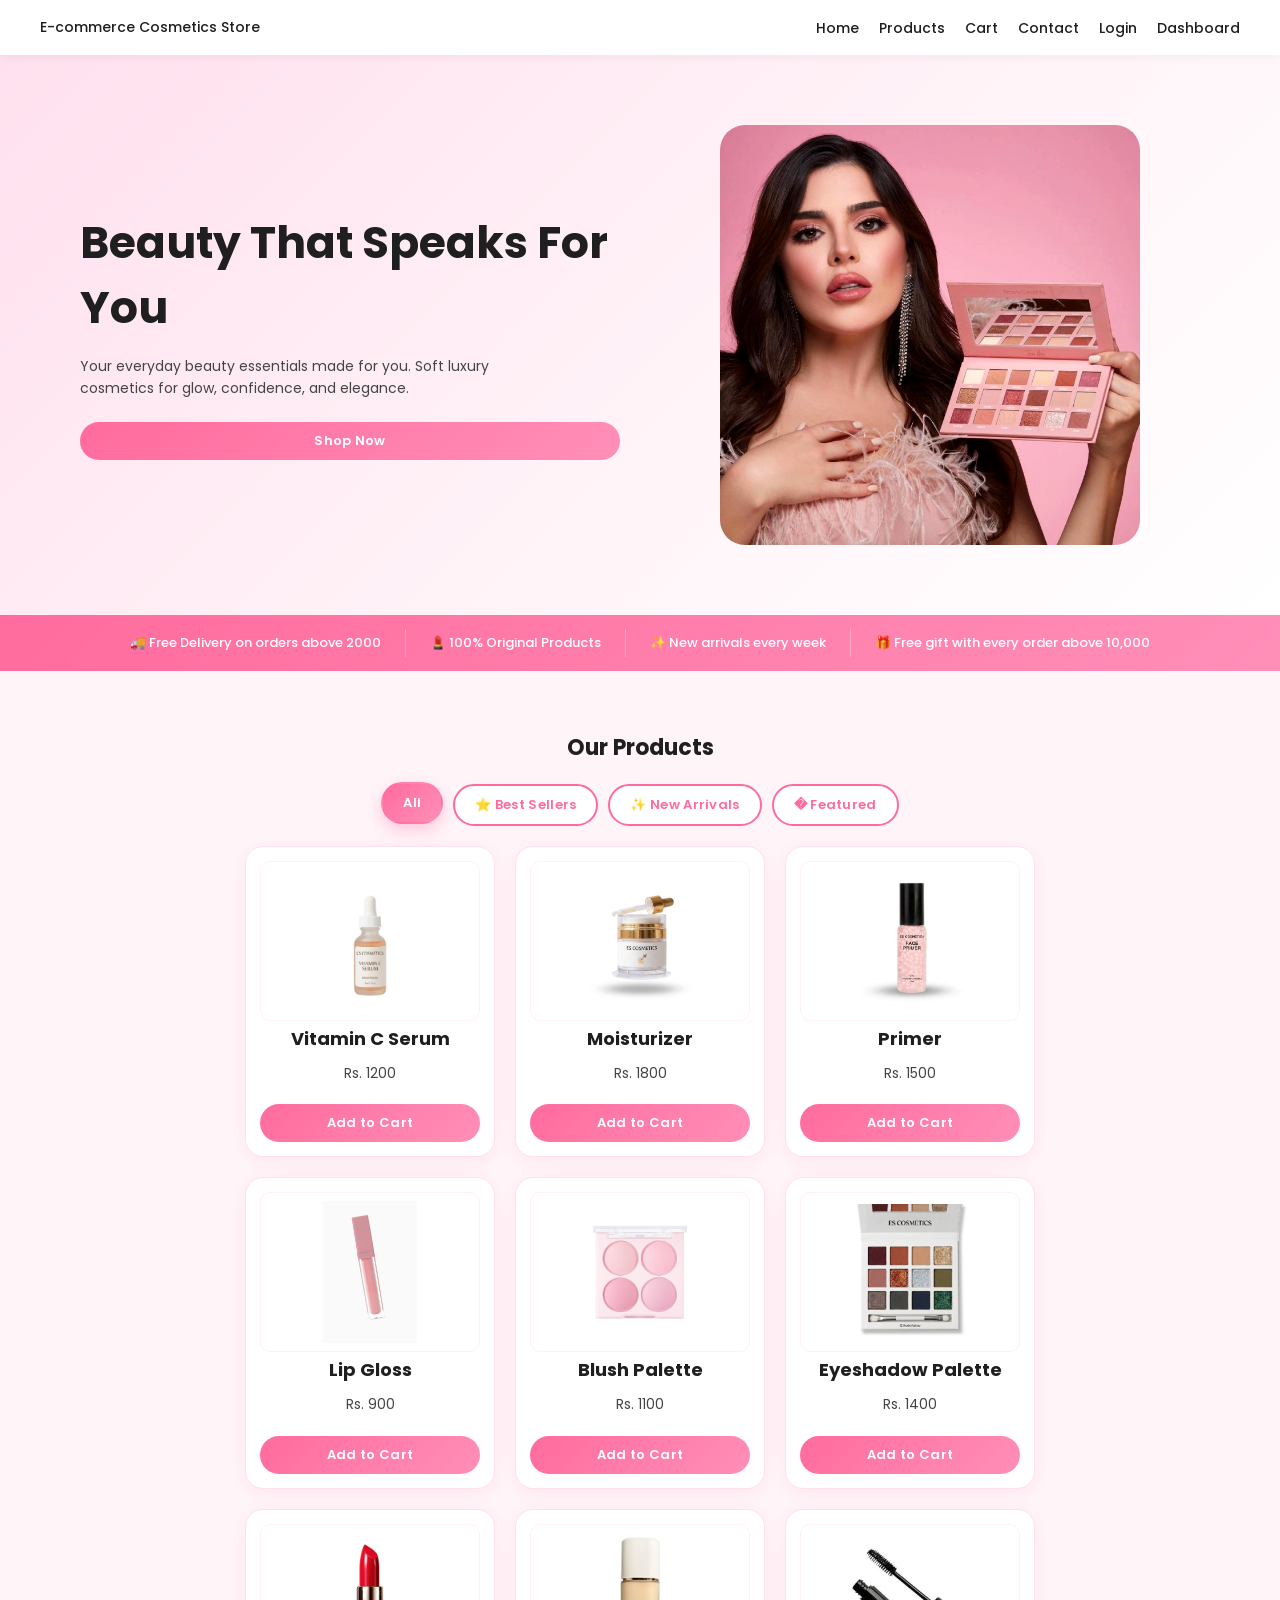
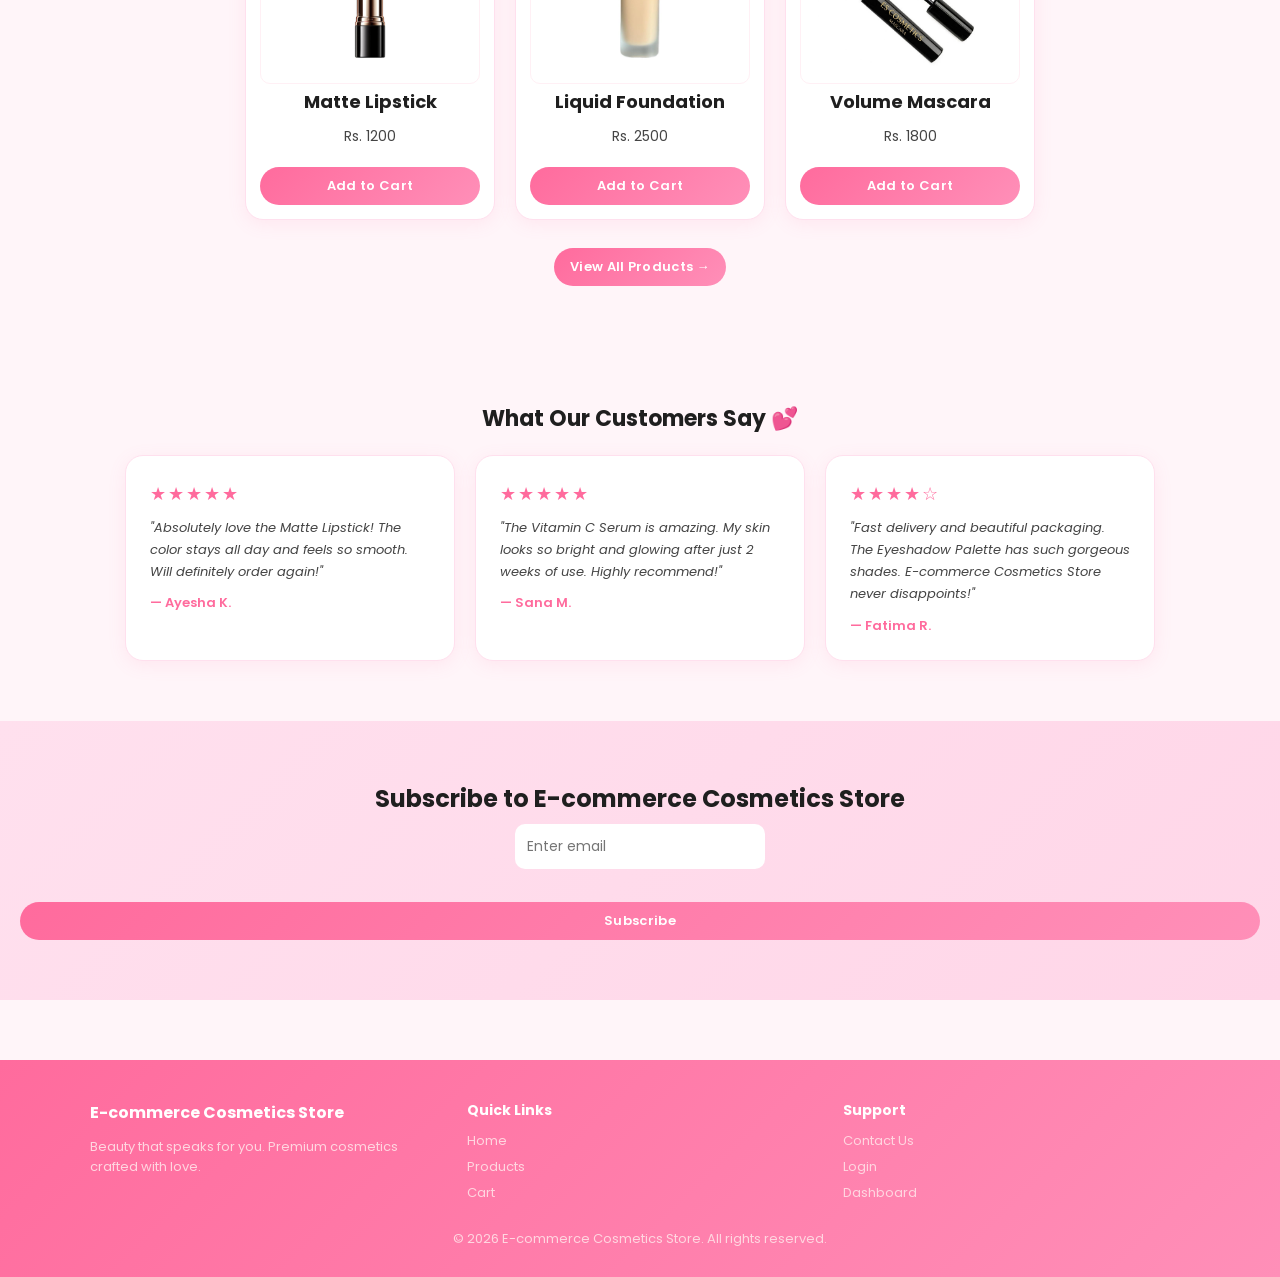
<file: index.html>
<!DOCTYPE html>
<html lang="en">
<head>
<meta charset="UTF-8">
<meta name="viewport" content="width=device-width, initial-scale=1.0">
<title>E-commerce Cosmetics Store</title>
<link href="https://fonts.googleapis.com/css2?family=Poppins:wght@300;400;500;600;700&display=swap" rel="stylesheet">
<link rel="stylesheet" href="cssFile/globalStyles.css">
</head>
<body>

<!-- NAVBAR -->
<div id="navbar-placeholder"></div>

<!-- HERO -->
<section class="hero">
  <div class="hero-text">
    <h1>Beauty That Speaks For You</h1>
    <p>Your everyday beauty essentials made for you. Soft luxury cosmetics for glow, confidence, and elegance.</p>
    <button onclick="window.location.href='pages/products.html'">Shop Now</button>
  </div>
  <div class="hero-img">
    <img src="sources/models.jpeg" alt="Model">
  </div>
</section>

<!-- PROMOTIONAL BANNER -->
<div class="promo-banner">
  <div class="promo-item">🚚 Free Delivery on orders above 2000</div>
  <div class="promo-item">💄 100% Original Products</div>
  <div class="promo-item">✨ New arrivals every week</div>
  <div class="promo-item">🎁 Free gift with every order above 10,000</div>
</div>

<!-- PRODUCTS SECTION WITH FILTER -->
<div class="home-products-section">

  <h2 class="section-title">Our Products</h2>

  <!-- FILTER BUTTONS -->
  <div class="filter-bar">
    <button class="filter-btn active" onclick="homeFilter('all', this)">All</button>
    <button class="filter-btn" onclick="homeFilter('bestseller', this)">⭐ Best Sellers</button>
    <button class="filter-btn" onclick="homeFilter('new', this)">✨ New Arrivals</button>
    <button class="filter-btn" onclick="homeFilter('featured', this)">� Featured</button>
  </div>

  <!-- ALL CARDS WITH TAGS -->
  <div class="card-container" id="homeProducts">

    <!-- BEST SELLERS -->
    <div class="card" data-home="bestseller">
      <img src="sources/vitamin c.jpeg" alt="Vitamin C Serum">
      <h3>Vitamin C Serum</h3>
      <p>Rs. 1200</p>
      <button onclick="addToCart('Vitamin C Serum',1200,this)">Add to Cart</button>
    </div>

    <div class="card" data-home="bestseller">
      <img src="sources/moisturizers.jpeg" alt="Moisturizer">
      <h3>Moisturizer</h3>
      <p>Rs. 1800</p>
      <button onclick="addToCart('Moisturizer',1800,this)">Add to Cart</button>
    </div>

    <div class="card" data-home="bestseller">
      <img src="sources/primerr.jpeg" alt="Primer">
      <h3>Primer</h3>
      <p>Rs. 1500</p>
      <button onclick="addToCart('Primer',1500,this)">Add to Cart</button>
    </div>

    <!-- NEW ARRIVALS -->
    <div class="card" data-home="new">
      <img src="sources/gloss.jpeg" alt="Lip Gloss">
      <h3>Lip Gloss</h3>
      <p>Rs. 900</p>
      <button onclick="addToCart('Lip Gloss',900,this)">Add to Cart</button>
    </div>

    <div class="card" data-home="new">
      <img src="sources/blushes.jpeg" alt="Blush Palette">
      <h3>Blush Palette</h3>
      <p>Rs. 1100</p>
      <button onclick="addToCart('Blush Palette',1100,this)">Add to Cart</button>
    </div>

    <div class="card" data-home="new">
      <img src="sources/palette.jpeg" alt="Eyeshadow Palette">
      <h3>Eyeshadow Palette</h3>
      <p>Rs. 1400</p>
      <button onclick="addToCart('Eyeshadow Palette',1400,this)">Add to Cart</button>
    </div>

    <!-- FEATURED -->
    <div class="card" data-home="featured">
      <img src="sources/lipstick1.jpeg" alt="Matte Lipstick">
      <h3>Matte Lipstick</h3>
      <p>Rs. 1200</p>
      <button onclick="addToCart('Matte Lipstick',1200,this)">Add to Cart</button>
    </div>

    <div class="card" data-home="featured">
      <img src="sources/foundation.jpg" alt="Foundation">
      <h3>Liquid Foundation</h3>
      <p>Rs. 2500</p>
      <button onclick="addToCart('Liquid Foundation',2500,this)">Add to Cart</button>
    </div>

    <div class="card" data-home="featured">
      <img src="sources/maskara.jpeg" alt="Mascara">
      <h3>Volume Mascara</h3>
      <p>Rs. 1800</p>
      <button onclick="addToCart('Volume Mascara',1800,this)">Add to Cart</button>
    </div>

  </div>

  <!-- VIEW ALL BUTTON -->
  <div class="filter-bar">
    <button onclick="window.location.href='pages/products.html'">View All Products →</button>
  </div>

</div>

<!-- CUSTOMER REVIEWS -->
<h2 class="section-title">What Our Customers Say 💕</h2>
<div class="reviews-container">

  <div class="review-card">
    <div class="review-stars">★★★★★</div>
    <p>"Absolutely love the Matte Lipstick! The color stays all day and feels so smooth. Will definitely order again!"</p>
    <div class="review-author">— Ayesha K.</div>
  </div>

  <div class="review-card">
    <div class="review-stars">★★★★★</div>
    <p>"The Vitamin C Serum is amazing. My skin looks so bright and glowing after just 2 weeks of use. Highly recommend!"</p>
    <div class="review-author">— Sana M.</div>
  </div>

  <div class="review-card">
    <div class="review-stars">★★★★☆</div>
    <p>"Fast delivery and beautiful packaging. The Eyeshadow Palette has such gorgeous shades. E-commerce Cosmetics Store never disappoints!"</p>
    <div class="review-author">— Fatima R.</div>
  </div>

</div>

<!-- NEWSLETTER -->
<div class="newsletter">
  <h2>Subscribe to E-commerce Cosmetics Store</h2>
  <input id="subEmail" type="email" placeholder="Enter email">
  <br><br>
  <button onclick="subscribe()">Subscribe</button>
</div>

<!-- FOOTER -->
<footer>
  <div class="footer-container">
    <div>
      <h2>E-commerce Cosmetics Store</h2>
      <p>Beauty that speaks for you. Premium cosmetics crafted with love.</p>
    </div>
    <div>
      <h3>Quick Links</h3>
      <a href="index.html">Home</a>
      <a href="pages/products.html">Products</a>
      <a href="pages/cart.html">Cart</a>
    </div>
    <div>
      <h3>Support</h3>
      <a href="pages/contact.html">Contact Us</a>
      <a href="pages/login.html">Login</a>
      <a href="pages/dashboard.html">Dashboard</a>
    </div>
  </div>
  <p>© 2026 E-commerce Cosmetics Store. All rights reserved.</p>
</footer>

<script src="jsFile/jsFunction.js"></script>
<script>
  window.onload = function(){
    loadRootNavbar();
    updateCartCount();
  };
</script>
</body>
</html>
</file>
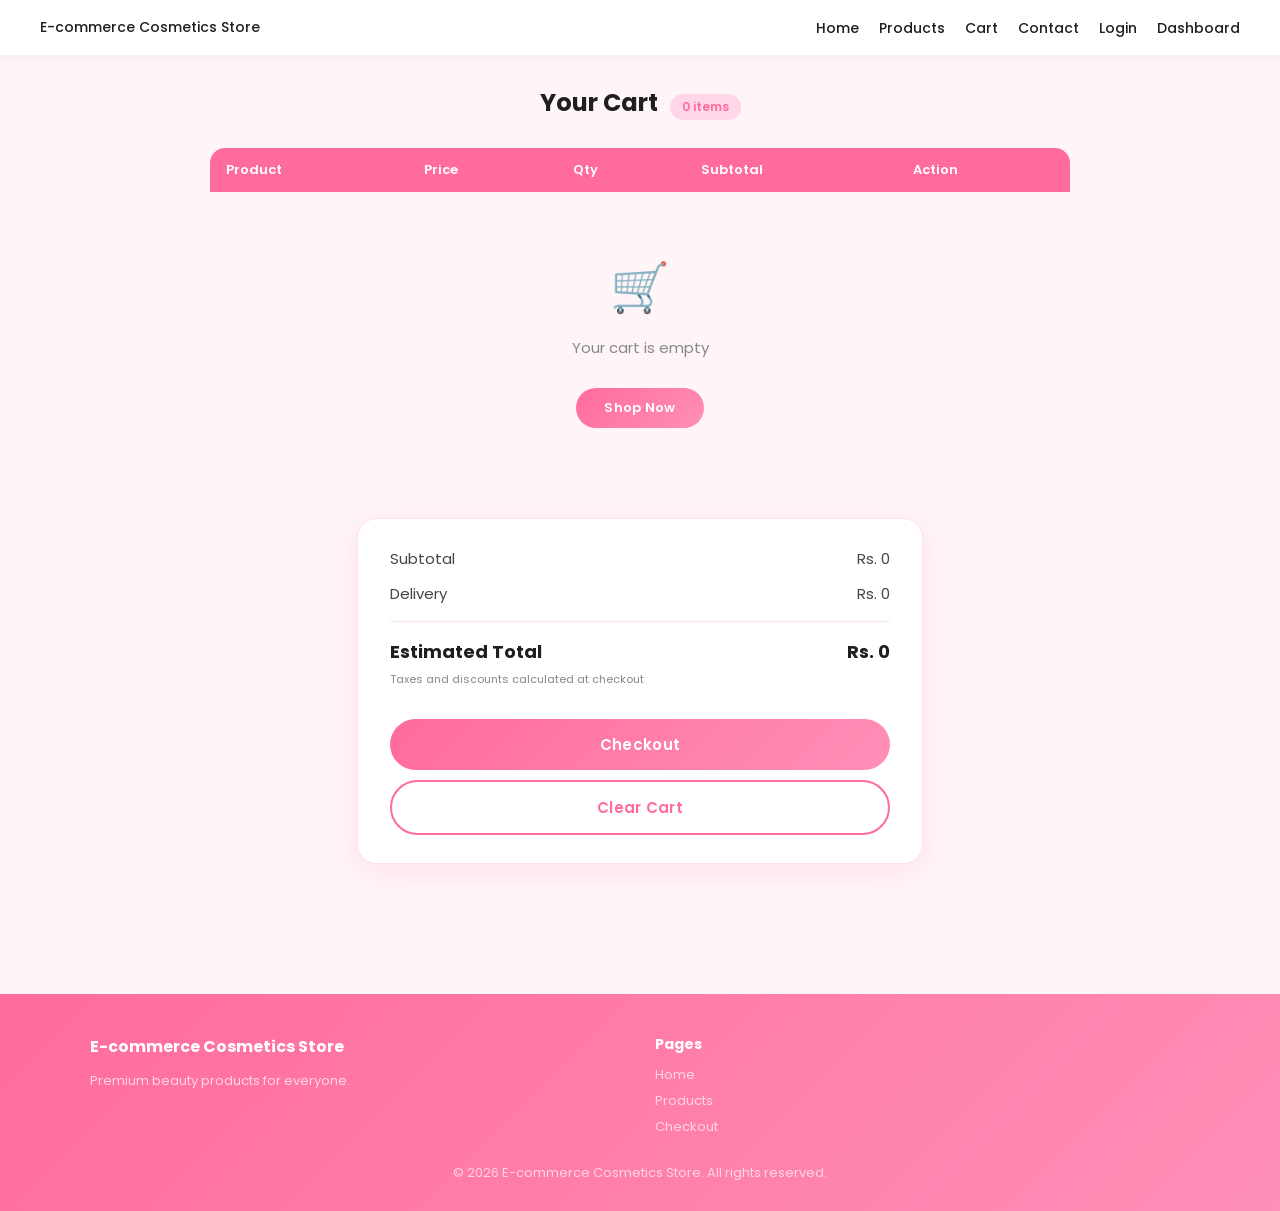
<file: pages/cart.html>
<!DOCTYPE html>
<html lang="en">
<head>
  <meta charset="UTF-8">
  <meta name="viewport" content="width=device-width, initial-scale=1.0">
  <title>Cart — E-commerce Cosmetics Store</title>
  <link href="https://fonts.googleapis.com/css2?family=Poppins:wght@300;400;500;600;700&display=swap" rel="stylesheet">
  <link rel="stylesheet" href="../cssFile/globalStyles.css">
</head>
<body>

  <div id="navbar-placeholder"></div>

  <div class="page">

    <div class="cart-header">
      <h2>Your Cart</h2>
      <span id="cartItemCount" class="cart-count-badge">0 items</span>
    </div>

    <!-- CART TABLE -->
    <div class="cart-table-wrap">
      <div class="table-container">
        <table style="min-width:400px; max-width:860px;">
          <thead>
            <tr>
              <th>Product</th>
              <th>Price</th>
              <th>Qty</th>
              <th>Subtotal</th>
              <th>Action</th>
            </tr>
          </thead>
          <tbody id="cartItems"></tbody>
        </table>
      </div>
    </div>

    <!-- ORDER SUMMARY BOX — centered -->
    <div class="cart-summary">
      <div class="cart-summary-row">
        <span>Subtotal</span>
        <span>Rs. <span id="subtotalAmt">0</span></span>
      </div>
      <div class="cart-summary-row">
        <span>Delivery</span>
        <span>Rs. <span id="deliveryAmt">0</span></span>
      </div>
      <div class="cart-summary-divider"></div>
      <div class="cart-summary-total">
        <span>Estimated Total</span>
        <span>Rs. <span id="total">0</span></span>
      </div>
      <p class="cart-summary-note">Taxes and discounts calculated at checkout</p>
      <div id="freeGiftMsg" class="free-gift-msg hidden">
        🎁 Yay! A free gift has been added to your order!
      </div>
      <p id="giftProgress" class="gift-progress hidden"></p>
      <button onclick="goCheckout()">Checkout</button>
      <button class="btn-outline" onclick="clearCart()">Clear Cart</button>
    </div>

  </div>

  <footer>
    <div class="footer-container">
      <div><h2>E-commerce Cosmetics Store</h2><p>Premium beauty products for everyone.</p></div>
      <div>
        <h3>Pages</h3>
        <a href="../index.html">Home</a>
        <a href="products.html">Products</a>
        <a href="checkout.html">Checkout</a>
      </div>
    </div>
    <p>© 2026 E-commerce Cosmetics Store. All rights reserved.</p>
  </footer>

  <script src="../jsFile/jsFunction.js"></script>
  <script>
    window.onload = function(){ loadNavbar(); loadCart(); };
  </script>

</body>
</html>
</file>
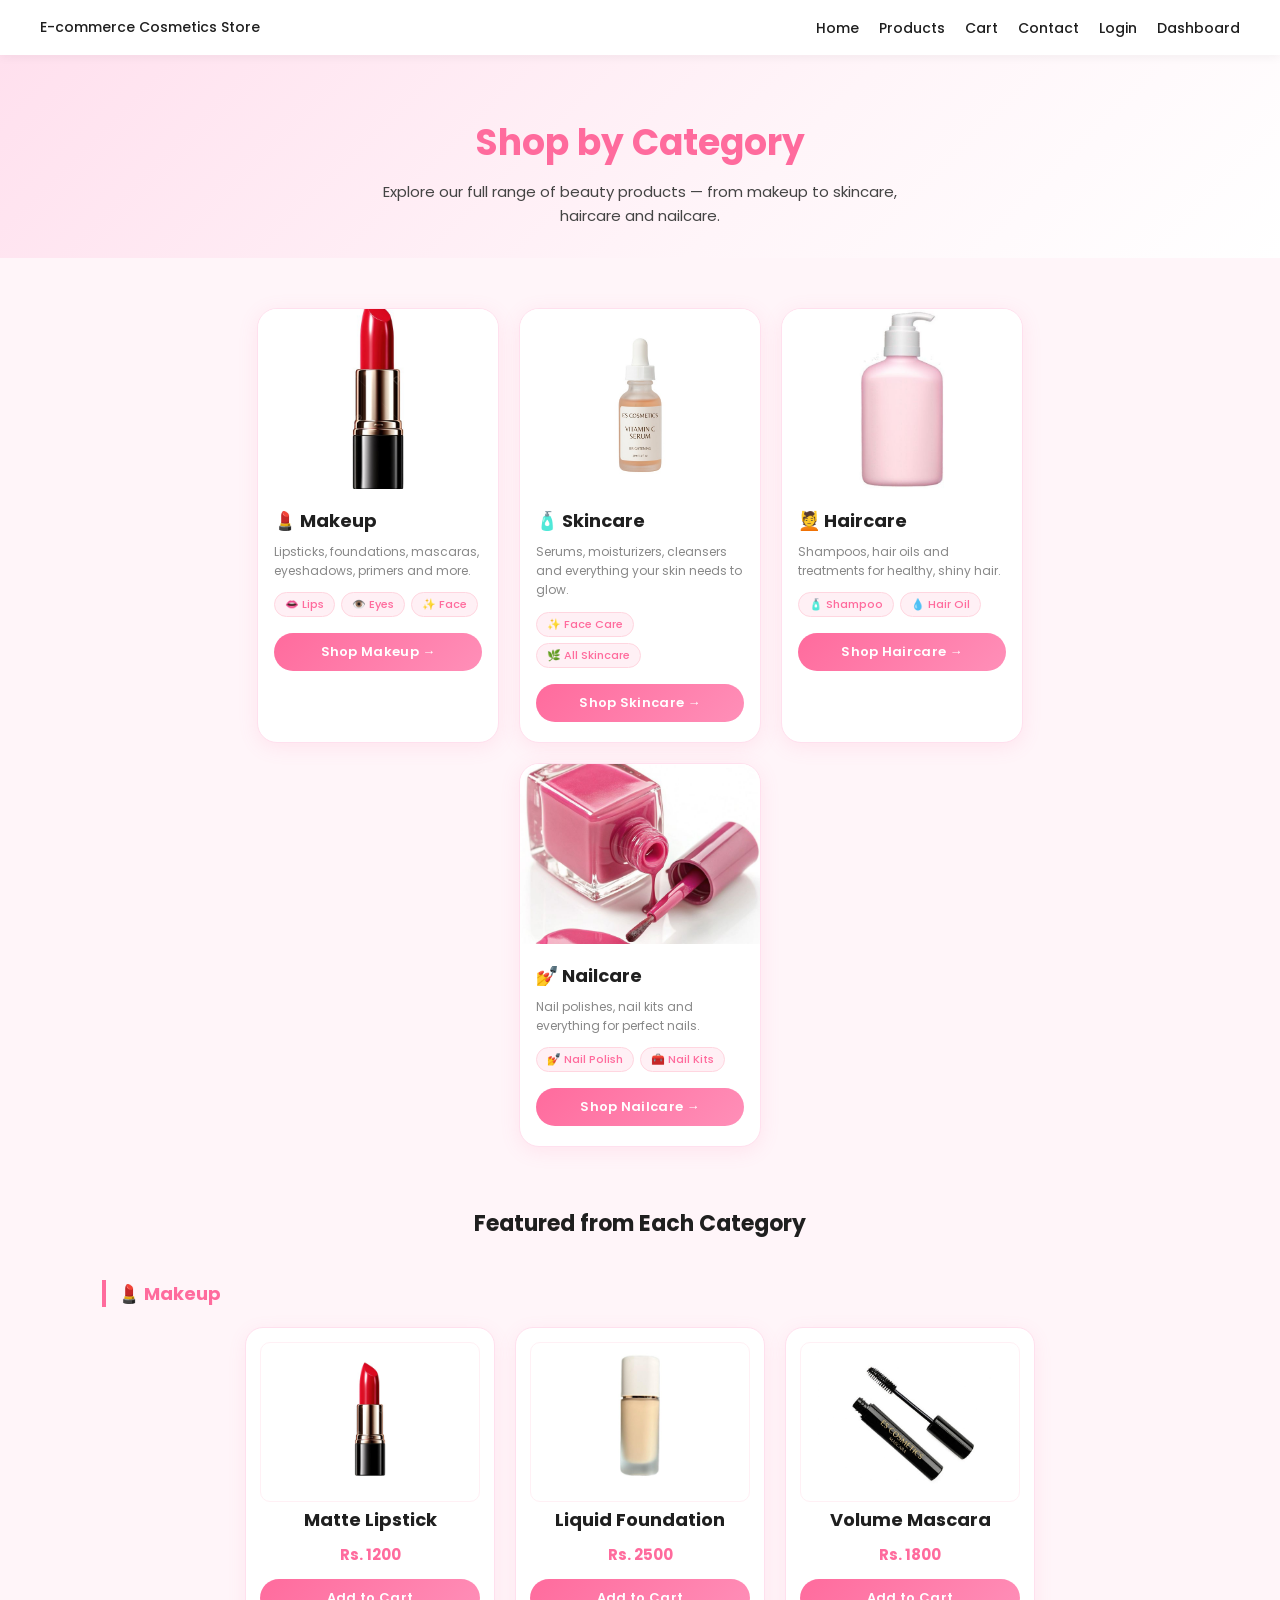
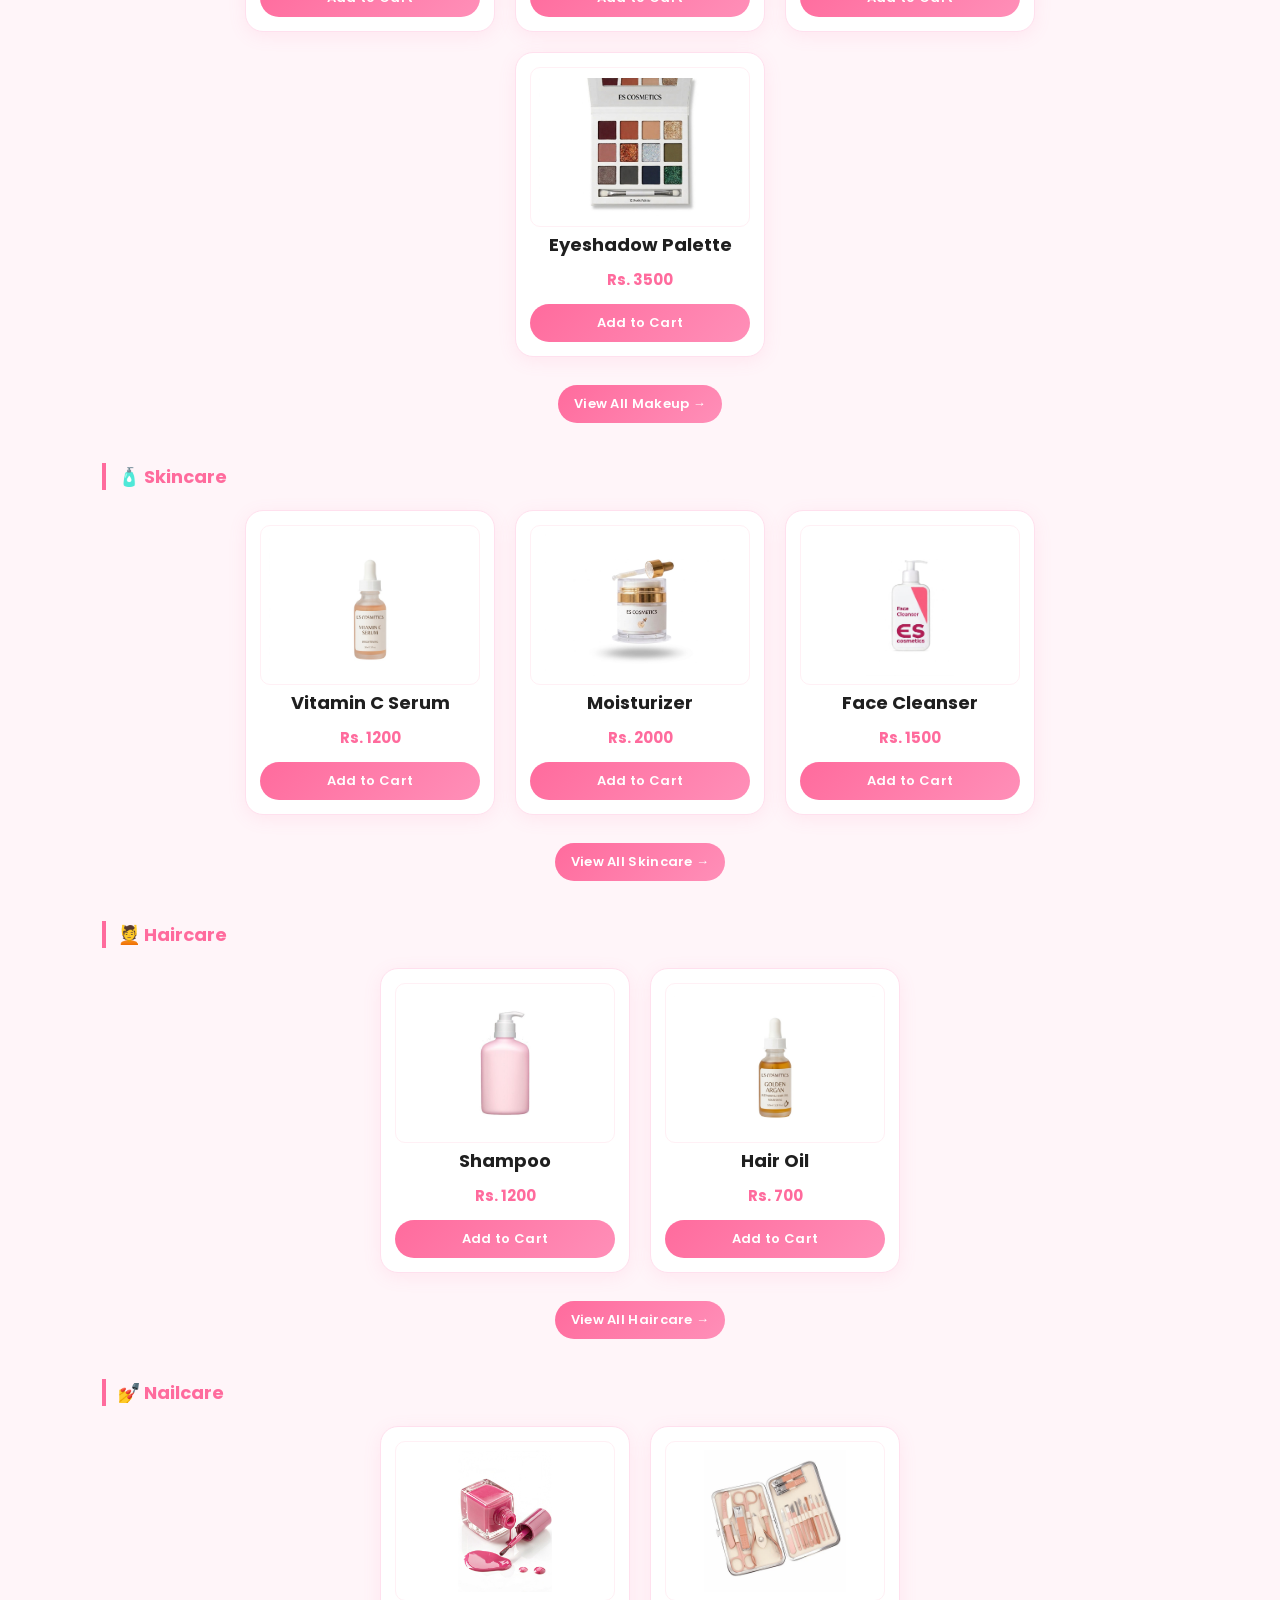
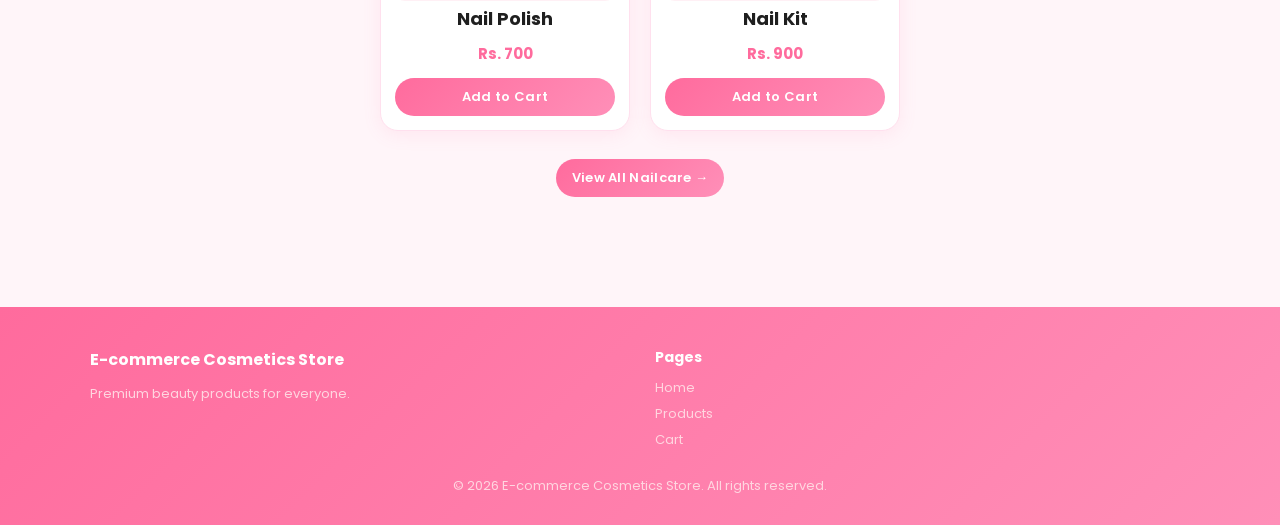
<file: pages/categories.html>
<!DOCTYPE html>
<html lang="en">
<head>
  <meta charset="UTF-8">
  <meta name="viewport" content="width=device-width, initial-scale=1.0">
  <title>Categories — E-commerce Cosmetics Store</title>
  <link href="https://fonts.googleapis.com/css2?family=Poppins:wght@300;400;500;600;700&display=swap" rel="stylesheet">
  <link rel="stylesheet" href="../cssFile/globalStyles.css">
</head>
<body>

  <div id="navbar-placeholder"></div>

  <!-- PAGE HEADER -->
  <div class="cat-hero">
    <h1>Shop by Category</h1>
    <p>Explore our full range of beauty products — from makeup to skincare, haircare and nailcare.</p>
  </div>

  <!-- CATEGORY CARDS -->
  <div class="page">

    <div class="card-container">

      <!-- MAKEUP -->
      <div class="cat-card" onclick="window.location.href='products.html?cat=makeup'">
        <div class="cat-card-img">
          <img src="../sources/lipstick1.jpeg" alt="Makeup">
        </div>
        <div class="cat-card-body">
          <h2>💄 Makeup</h2>
          <p>Lipsticks, foundations, mascaras, eyeshadows, primers and more.</p>
          <div class="cat-sub-links">
            <a href="products.html?cat=makeup&sub=lips">👄 Lips</a>
            <a href="products.html?cat=makeup&sub=eyes">👁️ Eyes</a>
            <a href="products.html?cat=makeup&sub=face">✨ Face</a>
          </div>
          <button>Shop Makeup →</button>
        </div>
      </div>

      <!-- SKINCARE -->
      <div class="cat-card" onclick="window.location.href='products.html?cat=skincare'">
        <div class="cat-card-img">
          <img src="../sources/vitamin c.jpeg" alt="Skincare">
        </div>
        <div class="cat-card-body">
          <h2>🧴 Skincare</h2>
          <p>Serums, moisturizers, cleansers and everything your skin needs to glow.</p>
          <div class="cat-sub-links">
            <a href="products.html?cat=skincare&sub=face">✨ Face Care</a>
            <a href="products.html?cat=skincare">🌿 All Skincare</a>
          </div>
          <button>Shop Skincare →</button>
        </div>
      </div>

      <!-- HAIRCARE -->
      <div class="cat-card" onclick="window.location.href='products.html?cat=haircare'">
        <div class="cat-card-img">
          <img src="../sources/shampoo.jpeg" alt="Haircare">
        </div>
        <div class="cat-card-body">
          <h2>💆 Haircare</h2>
          <p>Shampoos, hair oils and treatments for healthy, shiny hair.</p>
          <div class="cat-sub-links">
            <a href="products.html?cat=haircare">🧴 Shampoo</a>
            <a href="products.html?cat=haircare">💧 Hair Oil</a>
          </div>
          <button>Shop Haircare →</button>
        </div>
      </div>

      <!-- NAILCARE -->
      <div class="cat-card" onclick="window.location.href='products.html?cat=nailcare'">
        <div class="cat-card-img">
          <img src="../sources/nailpolish.jpeg" alt="Nailcare">
        </div>
        <div class="cat-card-body">
          <h2>💅 Nailcare</h2>
          <p>Nail polishes, nail kits and everything for perfect nails.</p>
          <div class="cat-sub-links">
            <a href="products.html?cat=nailcare">💅 Nail Polish</a>
            <a href="products.html?cat=nailcare">🧰 Nail Kits</a>
          </div>
          <button>Shop Nailcare →</button>
        </div>
      </div>

    </div>

    <!-- FEATURED PRODUCTS PER CATEGORY -->
    <h2 class="section-title">Featured from Each Category</h2>

    <!-- MAKEUP FEATURED -->
    <h3 class="cat-section-label">💄 Makeup</h3>
    <div class="card-container">
      <div class="card" data-category="makeup">
        <img src="../sources/lipstick1.jpeg" alt="Matte Lipstick">
        <h3>Matte Lipstick</h3>
        <p class="price-new">Rs. 1200</p>
        <button onclick="addToCart('Matte Lipstick',1200,this)">Add to Cart</button>
      </div>
      <div class="card" data-category="makeup">
        <img src="../sources/foundation.jpg" alt="Foundation">
        <h3>Liquid Foundation</h3>
        <p class="price-new">Rs. 2500</p>
        <button onclick="addToCart('Liquid Foundation',2500,this)">Add to Cart</button>
      </div>
      <div class="card" data-category="makeup">
        <img src="../sources/maskara.jpeg" alt="Mascara">
        <h3>Volume Mascara</h3>
        <p class="price-new">Rs. 1800</p>
        <button onclick="addToCart('Volume Mascara',1800,this)">Add to Cart</button>
      </div>
      <div class="card" data-category="makeup">
        <img src="../sources/palette.jpeg" alt="Eyeshadow Palette">
        <h3>Eyeshadow Palette</h3>
        <p class="price-new">Rs. 3500</p>
        <button onclick="addToCart('Eyeshadow Palette',3500,this)">Add to Cart</button>
      </div>
    </div>
    <div class="filter-bar">
      <button onclick="window.location.href='products.html?cat=makeup'">View All Makeup →</button>
    </div>

    <!-- SKINCARE FEATURED -->
    <h3 class="cat-section-label">🧴 Skincare</h3>
    <div class="card-container">
      <div class="card" data-category="skincare">
        <img src="../sources/vitamin c.jpeg" alt="Vitamin C Serum">
        <h3>Vitamin C Serum</h3>
        <p class="price-new">Rs. 1200</p>
        <button onclick="addToCart('Vitamin C Serum',1200,this)">Add to Cart</button>
      </div>
      <div class="card" data-category="skincare">
        <img src="../sources/moisturizers.jpeg" alt="Moisturizer">
        <h3>Moisturizer</h3>
        <p class="price-new">Rs. 2000</p>
        <button onclick="addToCart('Moisturizer',2000,this)">Add to Cart</button>
      </div>
      <div class="card" data-category="skincare">
        <img src="../sources/face cleanser.jpeg" alt="Face Cleanser">
        <h3>Face Cleanser</h3>
        <p class="price-new">Rs. 1500</p>
        <button onclick="addToCart('Face Cleanser',1500,this)">Add to Cart</button>
      </div>
    </div>
    <div class="filter-bar">
      <button onclick="window.location.href='products.html?cat=skincare'">View All Skincare →</button>
    </div>

    <!-- HAIRCARE FEATURED -->
    <h3 class="cat-section-label">💆 Haircare</h3>
    <div class="card-container">
      <div class="card" data-category="haircare">
        <img src="../sources/shampoo.jpeg" alt="Shampoo">
        <h3>Shampoo</h3>
        <p class="price-new">Rs. 1200</p>
        <button onclick="addToCart('Shampoo',1200,this)">Add to Cart</button>
      </div>
      <div class="card" data-category="haircare">
        <img src="../sources/hair oil.jpeg" alt="Hair Oil">
        <h3>Hair Oil</h3>
        <p class="price-new">Rs. 700</p>
        <button onclick="addToCart('Hair Oil',700,this)">Add to Cart</button>
      </div>
    </div>
    <div class="filter-bar">
      <button onclick="window.location.href='products.html?cat=haircare'">View All Haircare →</button>
    </div>

    <!-- NAILCARE FEATURED -->
    <h3 class="cat-section-label">💅 Nailcare</h3>
    <div class="card-container">
      <div class="card" data-category="nailcare">
        <img src="../sources/nailpolish.jpeg" alt="Nail Polish">
        <h3>Nail Polish</h3>
        <p class="price-new">Rs. 700</p>
        <button onclick="addToCart('Nail Polish',700,this)">Add to Cart</button>
      </div>
      <div class="card" data-category="nailcare">
        <img src="../sources/nailkit.jpeg" alt="Nail Kit">
        <h3>Nail Kit</h3>
        <p class="price-new">Rs. 900</p>
        <button onclick="addToCart('Nail Kit',900,this)">Add to Cart</button>
      </div>
    </div>
    <div class="filter-bar">
      <button onclick="window.location.href='products.html?cat=nailcare'">View All Nailcare →</button>
    </div>

  </div>

  <footer>
    <div class="footer-container">
      <div><h2>E-commerce Cosmetics Store</h2><p>Premium beauty products for everyone.</p></div>
      <div>
        <h3>Pages</h3>
        <a href="../index.html">Home</a>
        <a href="products.html">Products</a>
        <a href="cart.html">Cart</a>
      </div>
    </div>
    <p>© 2026 E-commerce Cosmetics Store. All rights reserved.</p>
  </footer>

  <script src="../jsFile/jsFunction.js"></script>
  <script>
    window.onload = function(){ loadNavbar(); updateCartCount(); };
  </script>

</body>
</html>
</file>
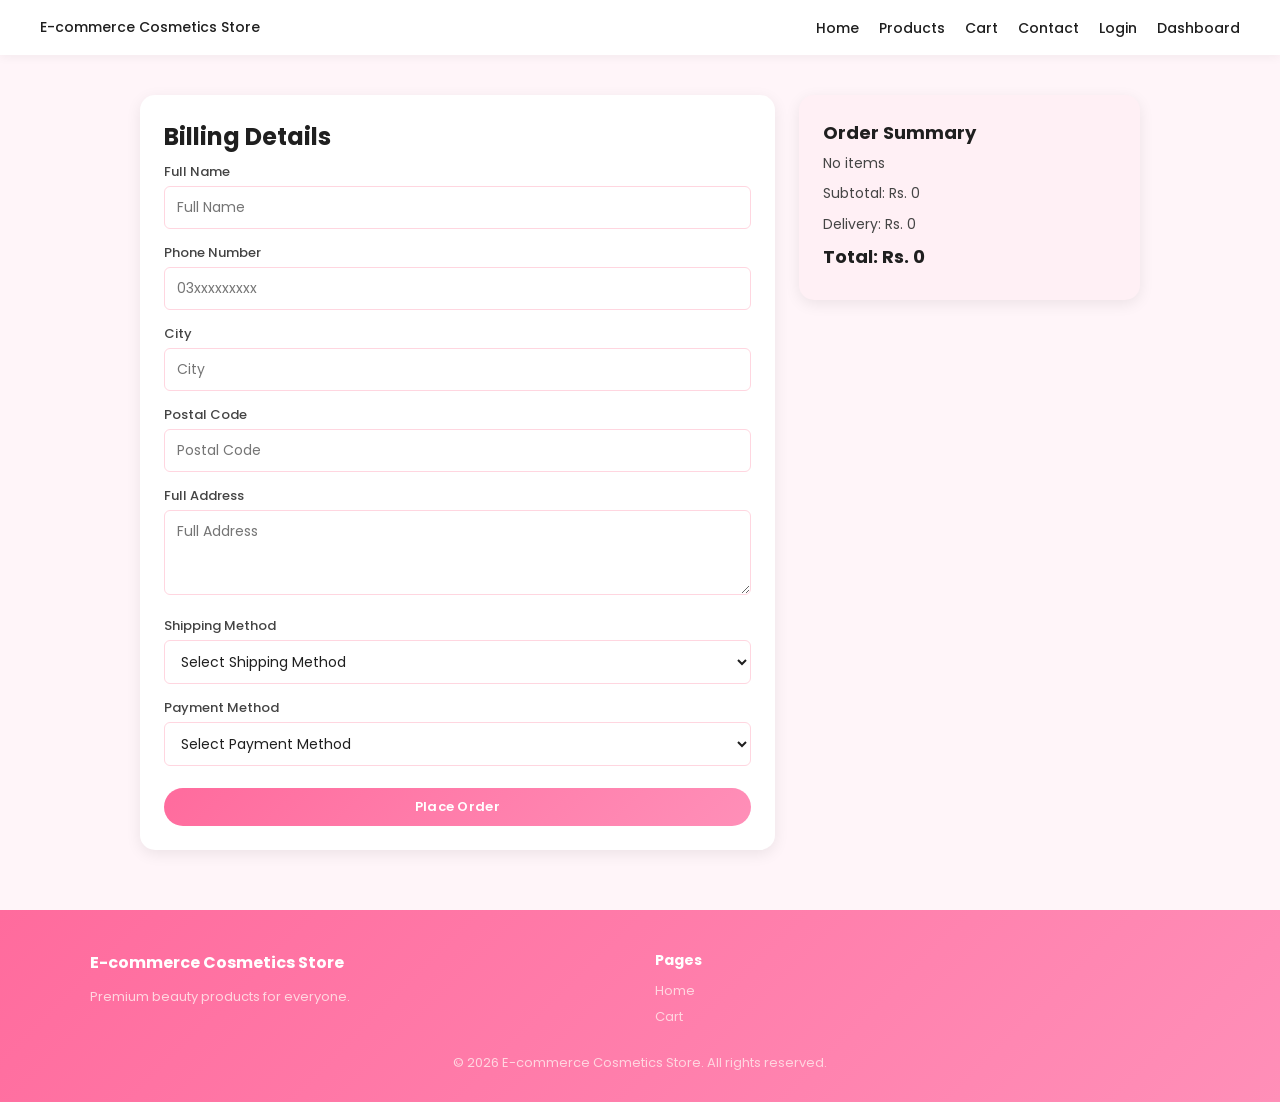
<file: pages/checkout.html>
<!DOCTYPE html>
<html lang="en">
<head>
  <meta charset="UTF-8">
  <meta name="viewport" content="width=device-width, initial-scale=1.0">
  <title>Checkout — E-commerce Cosmetics Store</title>
  <link href="https://fonts.googleapis.com/css2?family=Poppins:wght@300;400;500;600;700&display=swap" rel="stylesheet">
  <link rel="stylesheet" href="../cssFile/globalStyles.css">
</head>
<body>

  <div id="navbar-placeholder"></div>

  <div class="checkout-layout">
    <div class="checkout-form">
      <h2>Billing Details</h2>
      <form onsubmit="placeOrder(event)">
        <div><label>Full Name</label><input type="text" id="fname" placeholder="Full Name" required></div>
        <div><label>Phone Number</label><input type="tel" id="phone" placeholder="03xxxxxxxxx" required></div>
        <div><label>City</label><input type="text" id="city" placeholder="City" required></div>
        <div><label>Postal Code</label><input type="text" id="postal" placeholder="Postal Code" required></div>
        <div><label>Full Address</label><textarea id="address" rows="3" placeholder="Full Address" required></textarea></div>
        <div>
          <label>Shipping Method</label>
          <div class="select-container">
            <select id="shipping" required>
              <option value="">Select Shipping Method</option>
              <option>Standard Delivery (Rs 200)</option>
              <option>Express Delivery (Rs 400)</option>
            </select>
          </div>
        </div>
        <div>
          <label>Payment Method</label>
          <div class="select-container">
            <select id="payment" required>
              <option value="">Select Payment Method</option>
              <option>Cash on Delivery</option>
              <option>JazzCash</option>
              <option>EasyPaisa</option>
              <option>Card</option>
            </select>
          </div>
        </div>
        <button type="submit">Place Order</button>
      </form>
    </div>
    <div class="order-summary">
      <h3>Order Summary</h3>
      <div id="orderItems"></div>
      <p>Subtotal: Rs. <span id="subtotal">0</span></p>
      <p>Delivery: Rs. <span id="delivery">200</span></p>
      <h3>Total: Rs. <span id="total">0</span></h3>
    </div>
  </div>

  <footer>
    <div class="footer-container">
      <div><h2>E-commerce Cosmetics Store</h2><p>Premium beauty products for everyone.</p></div>
      <div>
        <h3>Pages</h3>
        <a href="../index.html">Home</a>
        <a href="cart.html">Cart</a>
      </div>
    </div>
    <p>© 2026 E-commerce Cosmetics Store. All rights reserved.</p>
  </footer>

  <script src="../jsFile/jsFunction.js"></script>
  <script>
    window.onload = function(){ loadNavbar(); loadOrderSummary(); };
  </script>

</body>
</html>
</file>
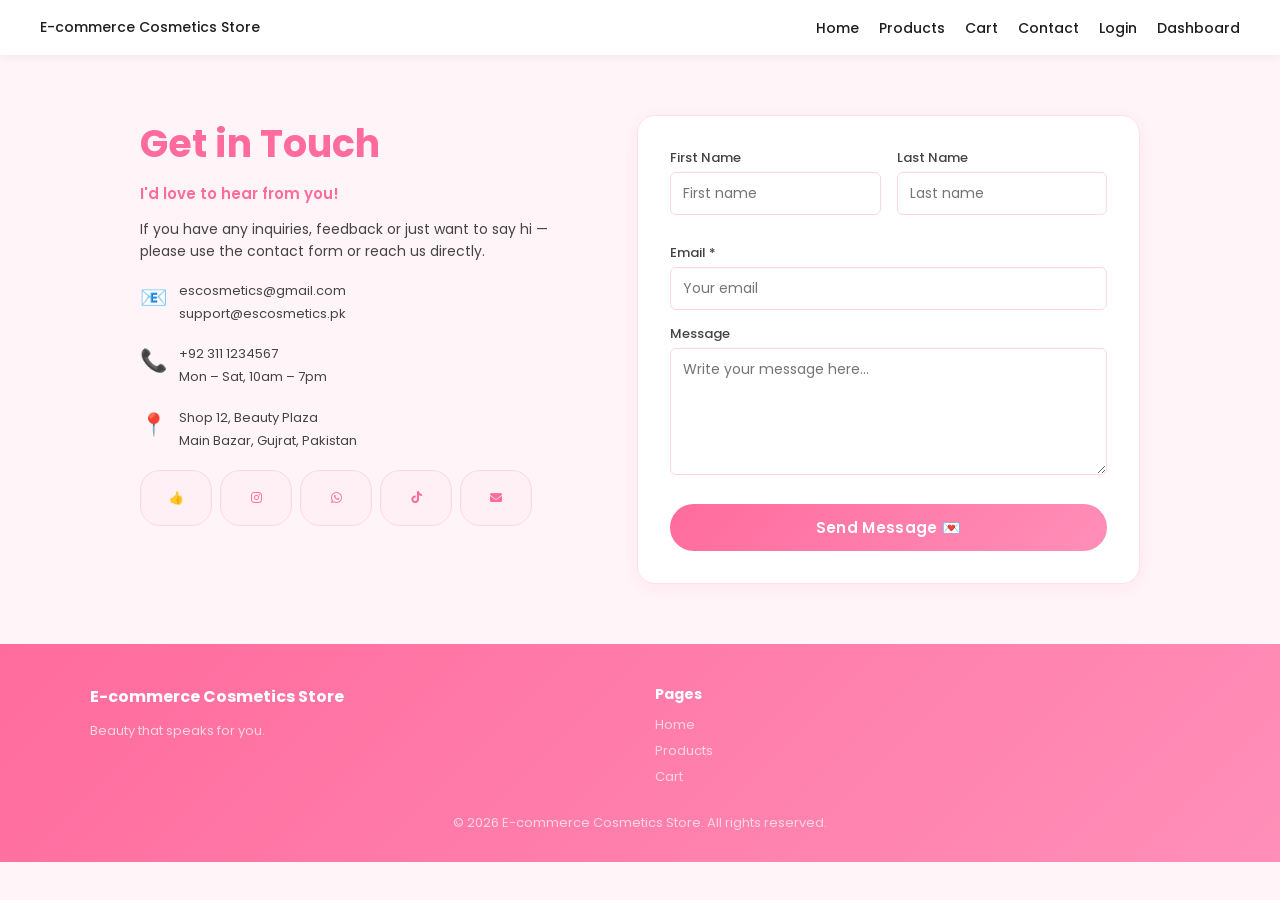
<file: pages/contact.html>
<!DOCTYPE html>
<html lang="en">
<head>
  <meta charset="UTF-8">
  <meta name="viewport" content="width=device-width, initial-scale=1.0">
  <title>Contact — E-commerce Cosmetics Store</title>
  <link href="https://fonts.googleapis.com/css2?family=Poppins:wght@300;400;500;600;700&display=swap" rel="stylesheet">
  <link rel="stylesheet" href="../cssFile/globalStyles.css">
  <link rel="stylesheet" href="https://cdnjs.cloudflare.com/ajax/libs/font-awesome/6.5.0/css/all.min.css">
</head>
<body>

  <div id="navbar-placeholder"></div>

  <div class="contact-page">

    <!-- LEFT SIDE -->
    <div class="contact-left">
      <h1>Get in Touch</h1>
      <p class="contact-tagline">I'd love to hear from you!</p>
      <p>If you have any inquiries, feedback or just want to say hi — please use the contact form or reach us directly.</p>

      <div class="contact-detail">
        <span>📧</span>
        <div>
          <p>escosmetics@gmail.com</p>
          <p>support@escosmetics.pk</p>
        </div>
      </div>

      <div class="contact-detail">
        <span>📞</span>
        <div>
          <p>+92 311 1234567</p>
          <p>Mon – Sat, 10am – 7pm</p>
        </div>
      </div>

      <div class="contact-detail">
        <span>📍</span>
        <div>
          <p>Shop 12, Beauty Plaza</p>
          <p>Main Bazar, Gujrat, Pakistan</p>
        </div>
      </div>

      <div class="social-links">
        <a href="#" title="Like">👍</a>
        <a href="#" title="Instagram"><i class="fab fa-instagram"></i></a>
        <a href="#" title="WhatsApp"><i class="fab fa-whatsapp"></i></a>
        <a href="#" title="TikTok"><i class="fab fa-tiktok"></i></a>
        <a href="mailto:escosmetics@gmail.com" title="Email"><i class="fas fa-envelope"></i></a>
      </div>
    </div>

    <!-- RIGHT SIDE — FORM -->
    <div class="contact-right">
      <form id="contactForm" onsubmit="sendMessage(event)">
        <div class="contact-name-row">
          <div>
            <label>First Name</label>
            <input type="text" id="cfname" placeholder="First name" required>
          </div>
          <div>
            <label>Last Name</label>
            <input type="text" id="clname" placeholder="Last name" required>
          </div>
        </div>
        <div>
          <label>Email *</label>
          <input type="email" id="cemail" placeholder="Your email" required>
        </div>
        <div>
          <label>Message</label>
          <textarea id="cmessage" rows="5" placeholder="Write your message here..." required></textarea>
        </div>
        <button type="submit">Send Message 💌</button>
      </form>
    </div>

  </div>

  <footer>
    <div class="footer-container">
      <div><h2>E-commerce Cosmetics Store</h2><p>Beauty that speaks for you.</p></div>
      <div>
        <h3>Pages</h3>
        <a href="../index.html">Home</a>
        <a href="products.html">Products</a>
        <a href="cart.html">Cart</a>
      </div>
    </div>
    <p>© 2026 E-commerce Cosmetics Store. All rights reserved.</p>
  </footer>

  <script src="../jsFile/jsFunction.js"></script>
  <script>
    window.onload = function(){ loadNavbar(); updateCartCount(); };
  </script>

</body>
</html>
</file>
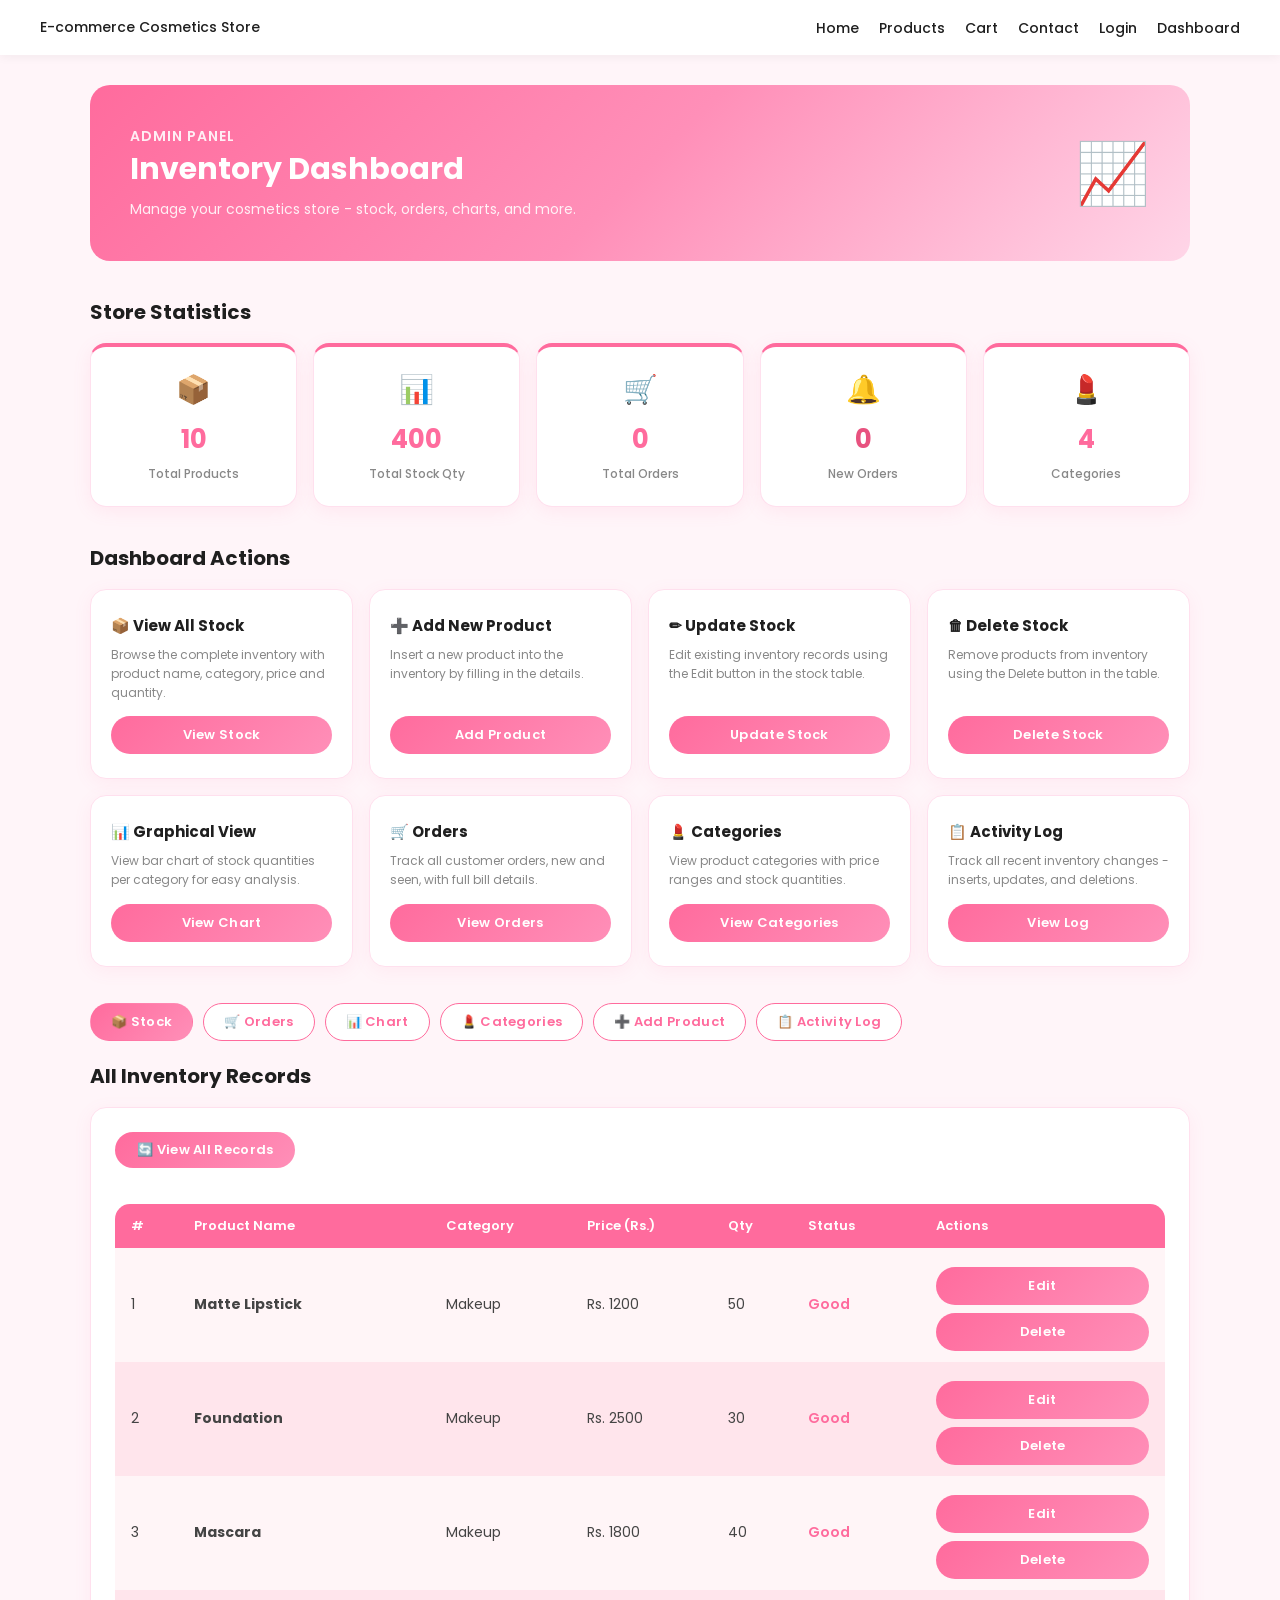
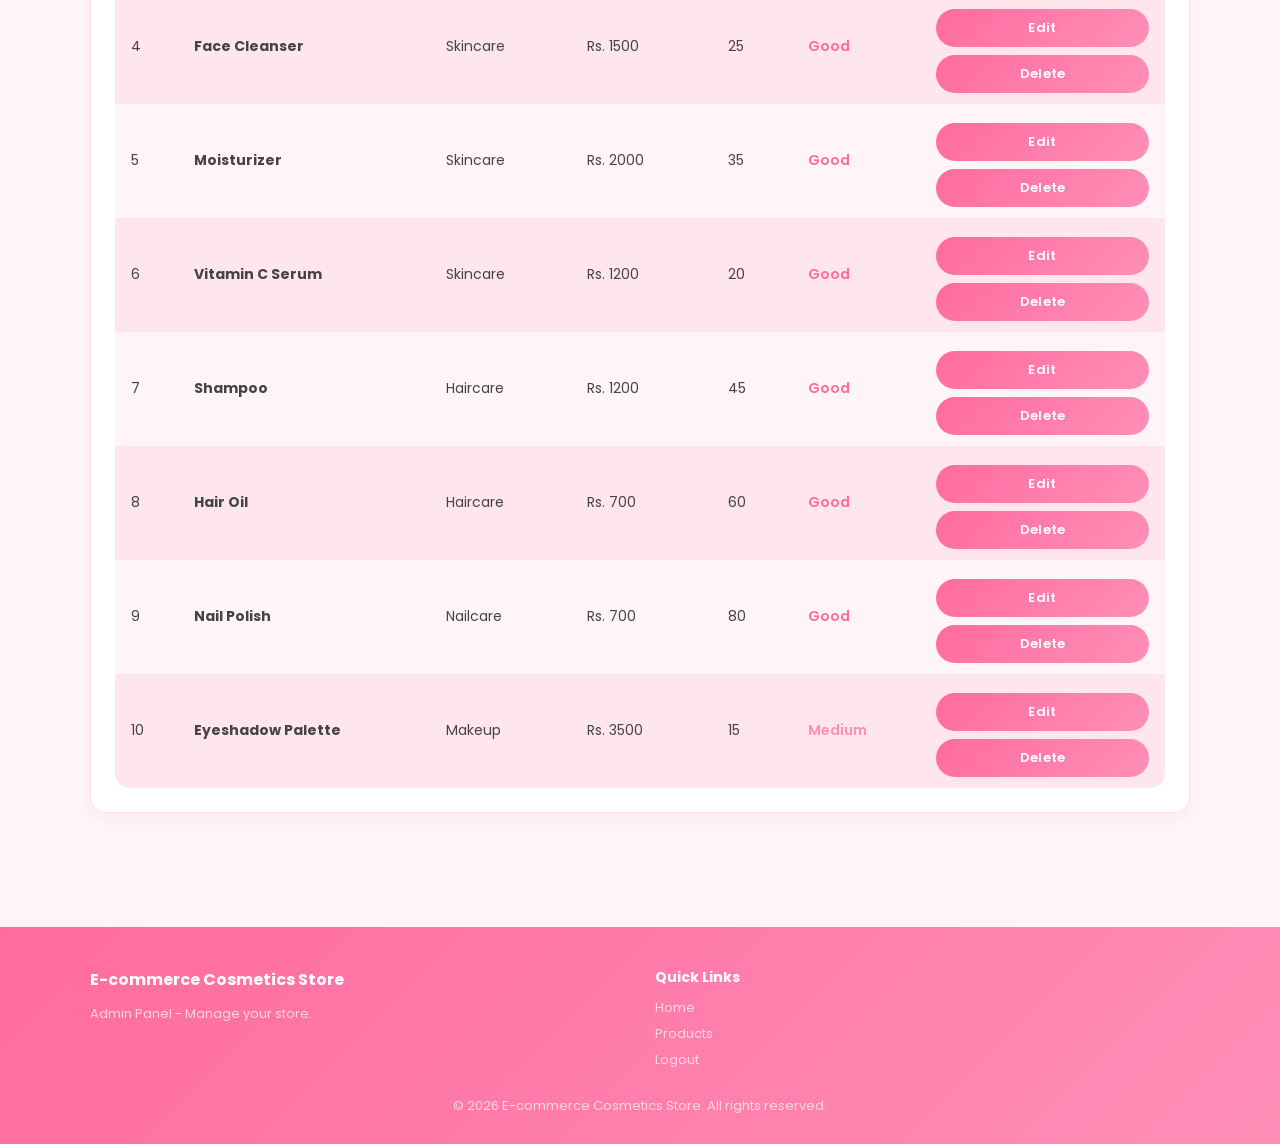
<file: pages/dashboard.html>
﻿<!DOCTYPE html>
<html lang="en">
<head>
<meta charset="UTF-8">
<meta name="viewport" content="width=device-width, initial-scale=1.0">
<title>Dashboard - E-commerce Cosmetics Store</title>
<link href="https://fonts.googleapis.com/css2?family=Poppins:wght@300;400;500;600;700&display=swap" rel="stylesheet">
<link rel="stylesheet" href="../cssFile/globalStyles.css">

</head>
<body>
<div id="navbar-placeholder"></div>

<div class="page">
<div class="dash-hero">
<div>
<p class="dash-admin-label">Admin Panel</p>
<h1>Inventory Dashboard</h1>
<p>Manage your cosmetics store - stock, orders, charts, and more.</p>
</div>
<div class="dash-hero-emoji">&#128200;</div>
</div>

<h2 class="sec-title">Store Statistics</h2>

<div class="stat-grid">
<div class="stat-card" onclick="showTab('stock',true)"><div class="stat-icon">&#128230;</div><p class="stat-num" id="totalProducts">0</p><p class="stat-lbl">Total Products</p></div>
<div class="stat-card" onclick="showTab('stock',true)"><div class="stat-icon">&#128202;</div><p class="stat-num" id="totalQty">0</p><p class="stat-lbl">Total Stock Qty</p></div>
<div class="stat-card" onclick="showTab('orders',true)"><div class="stat-icon">&#128722;</div><p class="stat-num" id="totalOrders">0</p><p class="stat-lbl">Total Orders</p></div>
<div class="stat-card" onclick="showTab('orders',true)"><div class="stat-icon">&#128276;</div><p class="stat-num stat-num-alert" id="newOrdersCount">0</p><p class="stat-lbl">New Orders</p></div>
<div class="stat-card" onclick="showTab('categories',true)"><div class="stat-icon">&#128132;</div><p class="stat-num" id="totalCats">0</p><p class="stat-lbl">Categories</p></div>
</div>

<h2 class="sec-title">Dashboard Actions</h2>

<div class="action-grid">
<div class="action-card"><h3>&#128230; View All Stock</h3><p>Browse the complete inventory with product name, category, price and quantity.</p><button onclick="showTab('stock',true)">View Stock</button></div>
<div class="action-card"><h3>&#10133; Add New Product</h3><p>Insert a new product into the inventory by filling in the details.</p><button onclick="showTab('add',true)">Add Product</button></div>
<div class="action-card"><h3>&#9999; Update Stock</h3><p>Edit existing inventory records using the Edit button in the stock table.</p><button onclick="showTab('stock',true)">Update Stock</button></div>
<div class="action-card"><h3>&#128465; Delete Stock</h3><p>Remove products from inventory using the Delete button in the table.</p><button onclick="showTab('stock',true)">Delete Stock</button></div>
<div class="action-card"><h3>&#128202; Graphical View</h3><p>View bar chart of stock quantities per category for easy analysis.</p><button onclick="showTab('chart',true)">View Chart</button></div>
<div class="action-card"><h3>&#128722; Orders</h3><p>Track all customer orders, new and seen, with full bill details.</p><button onclick="showTab('orders',true)">View Orders</button></div>
<div class="action-card"><h3>&#128132; Categories</h3><p>View product categories with price ranges and stock quantities.</p><button onclick="showTab('categories',true)">View Categories</button></div>
<div class="action-card"><h3>&#128203; Activity Log</h3><p>Track all recent inventory changes - inserts, updates, and deletions.</p><button onclick="showTab('log',true)">View Log</button></div>
</div>

<div class="tab-btns">
<button class="tab-btn" id="tab-stock" onclick="showTab('stock',true)">&#128230; Stock</button>
<button class="tab-btn" id="tab-orders" onclick="showTab('orders',true)">&#128722; Orders <span id="newBadge" class="badge-new badge-hidden">0</span></button>
<button class="tab-btn" id="tab-chart" onclick="showTab('chart',true)">&#128202; Chart</button>
<button class="tab-btn" id="tab-categories" onclick="showTab('categories',true)">&#128132; Categories</button>
<button class="tab-btn" id="tab-add" onclick="showTab('add',true)">&#10133; Add Product</button>
<button class="tab-btn" id="tab-log" onclick="showTab('log',true)">&#128203; Activity Log</button>
</div>

<div id="section-stock" class="dash-tab">
<h2 class="sec-title">All Inventory Records</h2>
<div class="dash-box">
<button class="view-all-btn" onclick="loadStockWithStatus()">&#128260; View All Records</button>
<div class="table-container"><table style="min-width:500px;"><thead><tr><th>#</th><th>Product Name</th><th>Category</th><th>Price (Rs.)</th><th>Qty</th><th>Status</th><th>Actions</th></tr></thead><tbody id="stockTable"></tbody></table></div>
</div>
</div>

<div id="section-orders" class="dash-tab">
<h2 class="sec-title">New Orders <span id="newOrdersBadge" class="badge-new">0</span></h2>
<div class="dash-box">
<p class="dash-desc">Orders placed by customers not yet reviewed.</p>
<div class="table-container"><table style="min-width:700px;"><thead><tr><th>Order ID</th><th>Customer</th><th>City</th><th>Items</th><th>Total Bill</th><th>Payment</th><th>Date</th><th>Status</th><th>Action</th></tr></thead><tbody id="newOrdersTable"></tbody></table></div>
</div>
<h2 class="sec-title">All Customer Orders</h2>
<div class="dash-box">
<div class="table-container"><table style="min-width:700px;"><thead><tr><th>Order ID</th><th>Customer</th><th>Phone</th><th>Products</th><th>Subtotal</th><th>Delivery</th><th>Total</th><th>Payment</th><th>Date</th><th>Status</th></tr></thead><tbody id="allOrdersTable"></tbody></table></div>
</div>
</div>

<div id="section-chart" class="dash-tab">
<h2 class="sec-title">Stock Graphical View</h2>
<div class="dash-box"><p class="dash-desc">Bar chart showing total stock quantity per category.</p><canvas id="stockChart" width="600" height="280"></canvas></div>
<h2 class="sec-title sec-title-gap">Orders Overview</h2>
<div class="dash-box"><p class="dash-desc">Bar chart showing total orders received, new (unseen) and seen orders.</p><canvas id="ordersChart" width="600" height="260"></canvas></div>
</div>

<div id="section-categories" class="dash-tab">
<h2 class="sec-title">Product Categories</h2>
<div class="dash-box"><div class="table-container"><table style="min-width:500px;"><thead><tr><th>Category</th><th>Total Products</th><th>Min Price</th><th>Max Price</th><th>Avg Price</th><th>Total Qty</th></tr></thead><tbody id="categoryTable"></tbody></table></div></div>
</div>

<div id="section-add" class="dash-tab">
<h2 class="sec-title">Add New Product</h2>
<div class="dash-box">
<div class="form-container dash-form-inner">
<form onsubmit="insertStockNew(event)">
<div><label>Product Name</label><input type="text" id="sname" placeholder="Product name" required></div>
<div><label>Category</label><select id="scategory" required><option value="">Select Category</option><option value="Makeup">Makeup</option><option value="Skincare">Skincare</option><option value="Haircare">Haircare</option><option value="Nailcare">Nailcare</option></select></div>
<div><label>Price (Rs.)</label><input type="number" id="sprice" placeholder="Price" required></div>
<div><label>Quantity</label><input type="number" id="sqty" placeholder="Quantity" required></div>
<button type="submit">Add to Stock</button>
</form>
</div>
</div>
</div>

<div id="section-log" class="dash-tab">
<h2 class="sec-title">Recent Activity Log</h2>
<div class="dash-box"><p class="dash-desc">Latest actions performed on the inventory.</p><ul class="activity-log" id="activityLog"><li><span class="log-icon">&#128203;</span> No activity yet.</li></ul></div>
</div>

</div>
<footer>
<div class="footer-container">
<div><h2>E-commerce Cosmetics Store</h2><p>Admin Panel - Manage your store.</p></div>
<div><h3>Quick Links</h3><a href="../index.html">Home</a><a href="products.html">Products</a><a href="login.html">Logout</a></div>
</div>
<p>© 2026 E-commerce Cosmetics Store. All rights reserved.</p>
</footer>

<script src="../jsFile/jsFunction.js"></script>
<script>
window.onload=function(){loadNavbar();updateCartCount();loadStockWithStatus();updateOrderBadge();showTab("stock");};
</script>
</body>
</html>
</file>
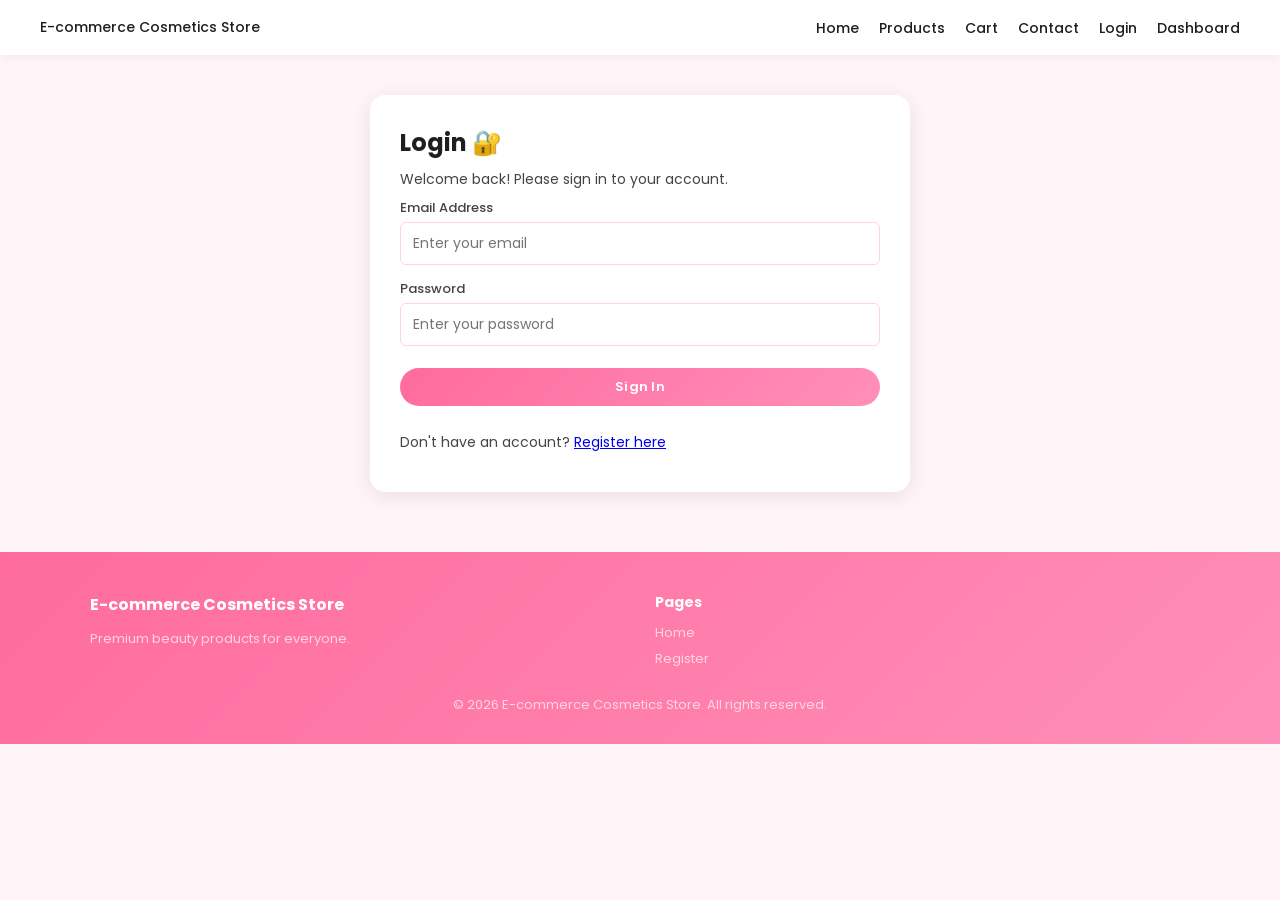
<file: pages/login.html>
<!DOCTYPE html>
<html lang="en">
<head>
  <meta charset="UTF-8">
  <meta name="viewport" content="width=device-width, initial-scale=1.0">
  <title>Login — E-commerce Cosmetics Store</title>
  <link href="https://fonts.googleapis.com/css2?family=Poppins:wght@300;400;500;600;700&display=swap" rel="stylesheet">
  <link rel="stylesheet" href="../cssFile/globalStyles.css">
</head>
<body>

  <div id="navbar-placeholder"></div>

  <div class="form-container">
    <h2>Login 🔐</h2>
    <p>Welcome back! Please sign in to your account.</p>
    <form onsubmit="loginUser(event)">
      <div><label>Email Address</label><input type="email" id="lemail" placeholder="Enter your email" required></div>
      <div><label>Password</label><input type="password" id="lpassword" placeholder="Enter your password" required></div>
      <button type="submit">Sign In</button>
    </form>
    <br>
    <p>Don't have an account? <a href="signup.html">Register here</a></p>
  </div>

  <footer>
    <div class="footer-container">
      <div><h2>E-commerce Cosmetics Store</h2><p>Premium beauty products for everyone.</p></div>
      <div>
        <h3>Pages</h3>
        <a href="../index.html">Home</a>
        <a href="signup.html">Register</a>
      </div>
    </div>
    <p>© 2026 E-commerce Cosmetics Store. All rights reserved.</p>
  </footer>

  <script src="../jsFile/jsFunction.js"></script>
  <script>
    window.onload = function(){ loadNavbar(); };
  </script>

</body>
</html>
</file>
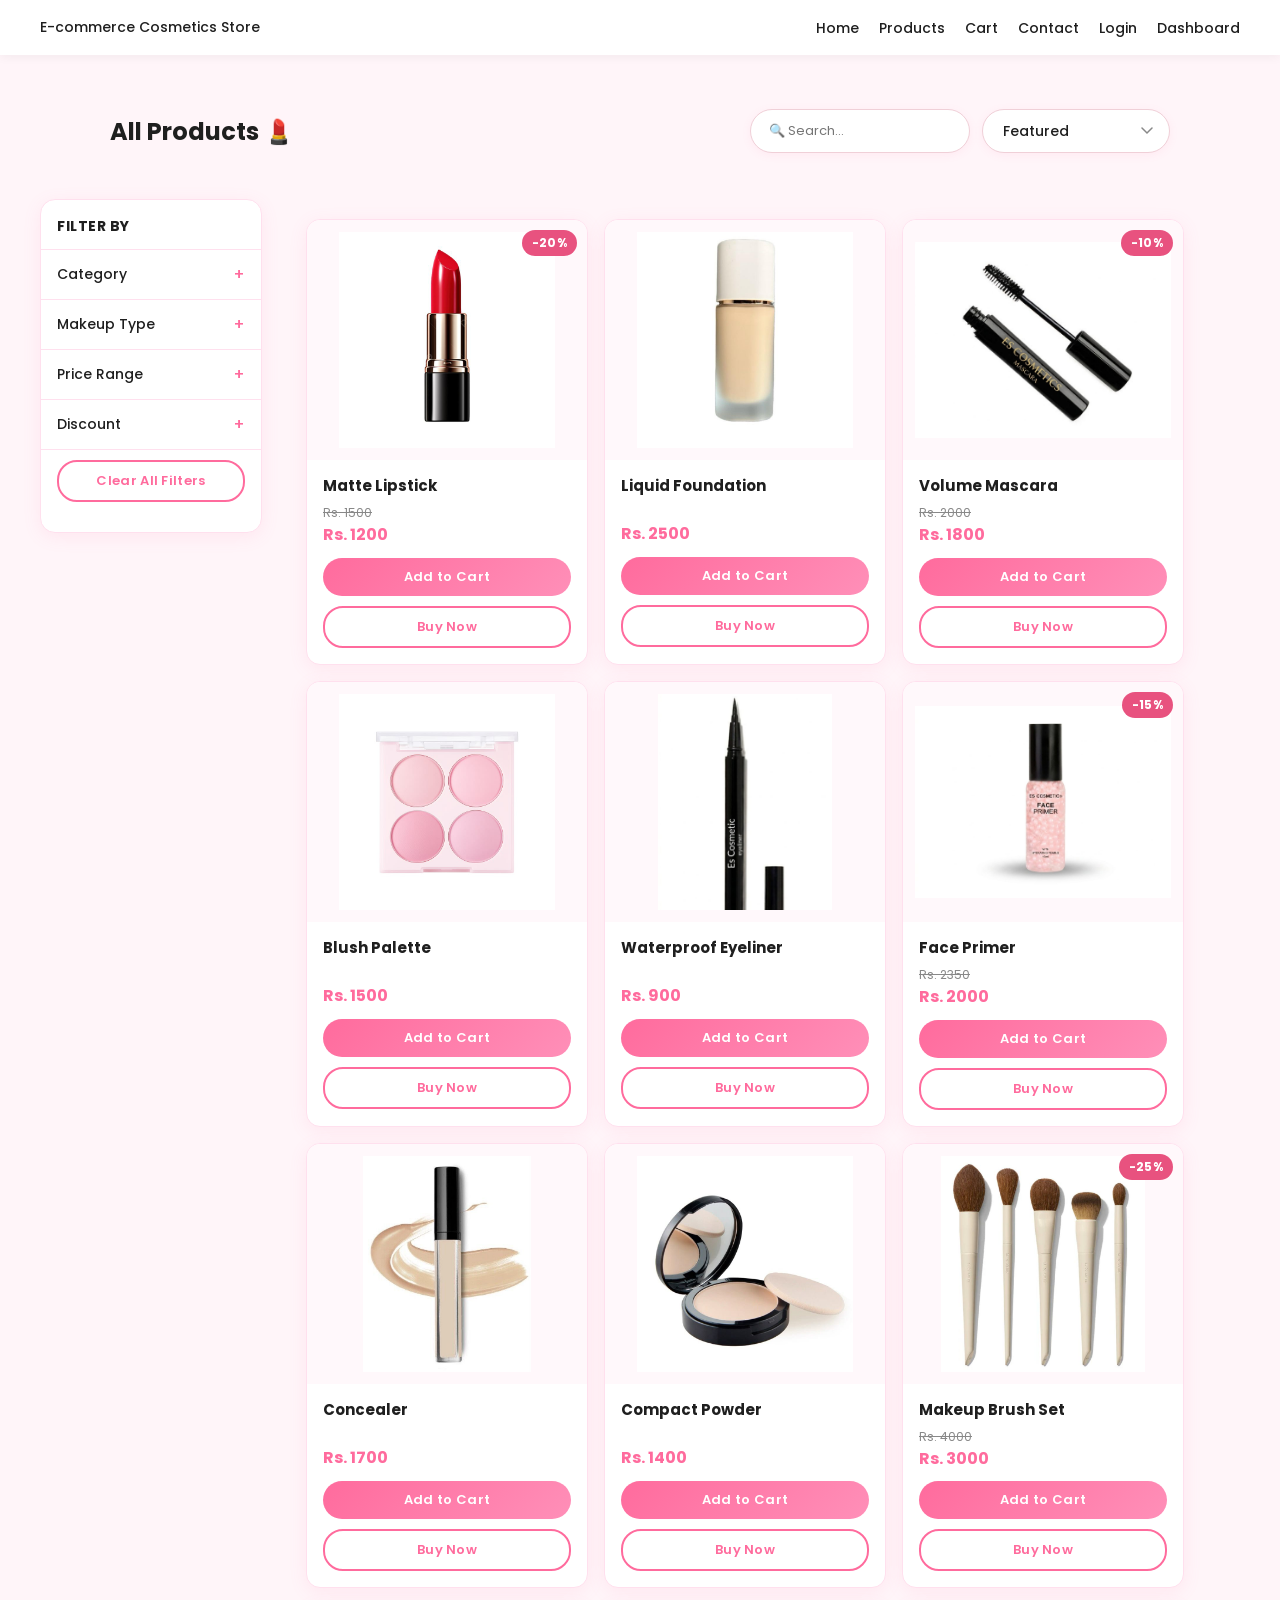
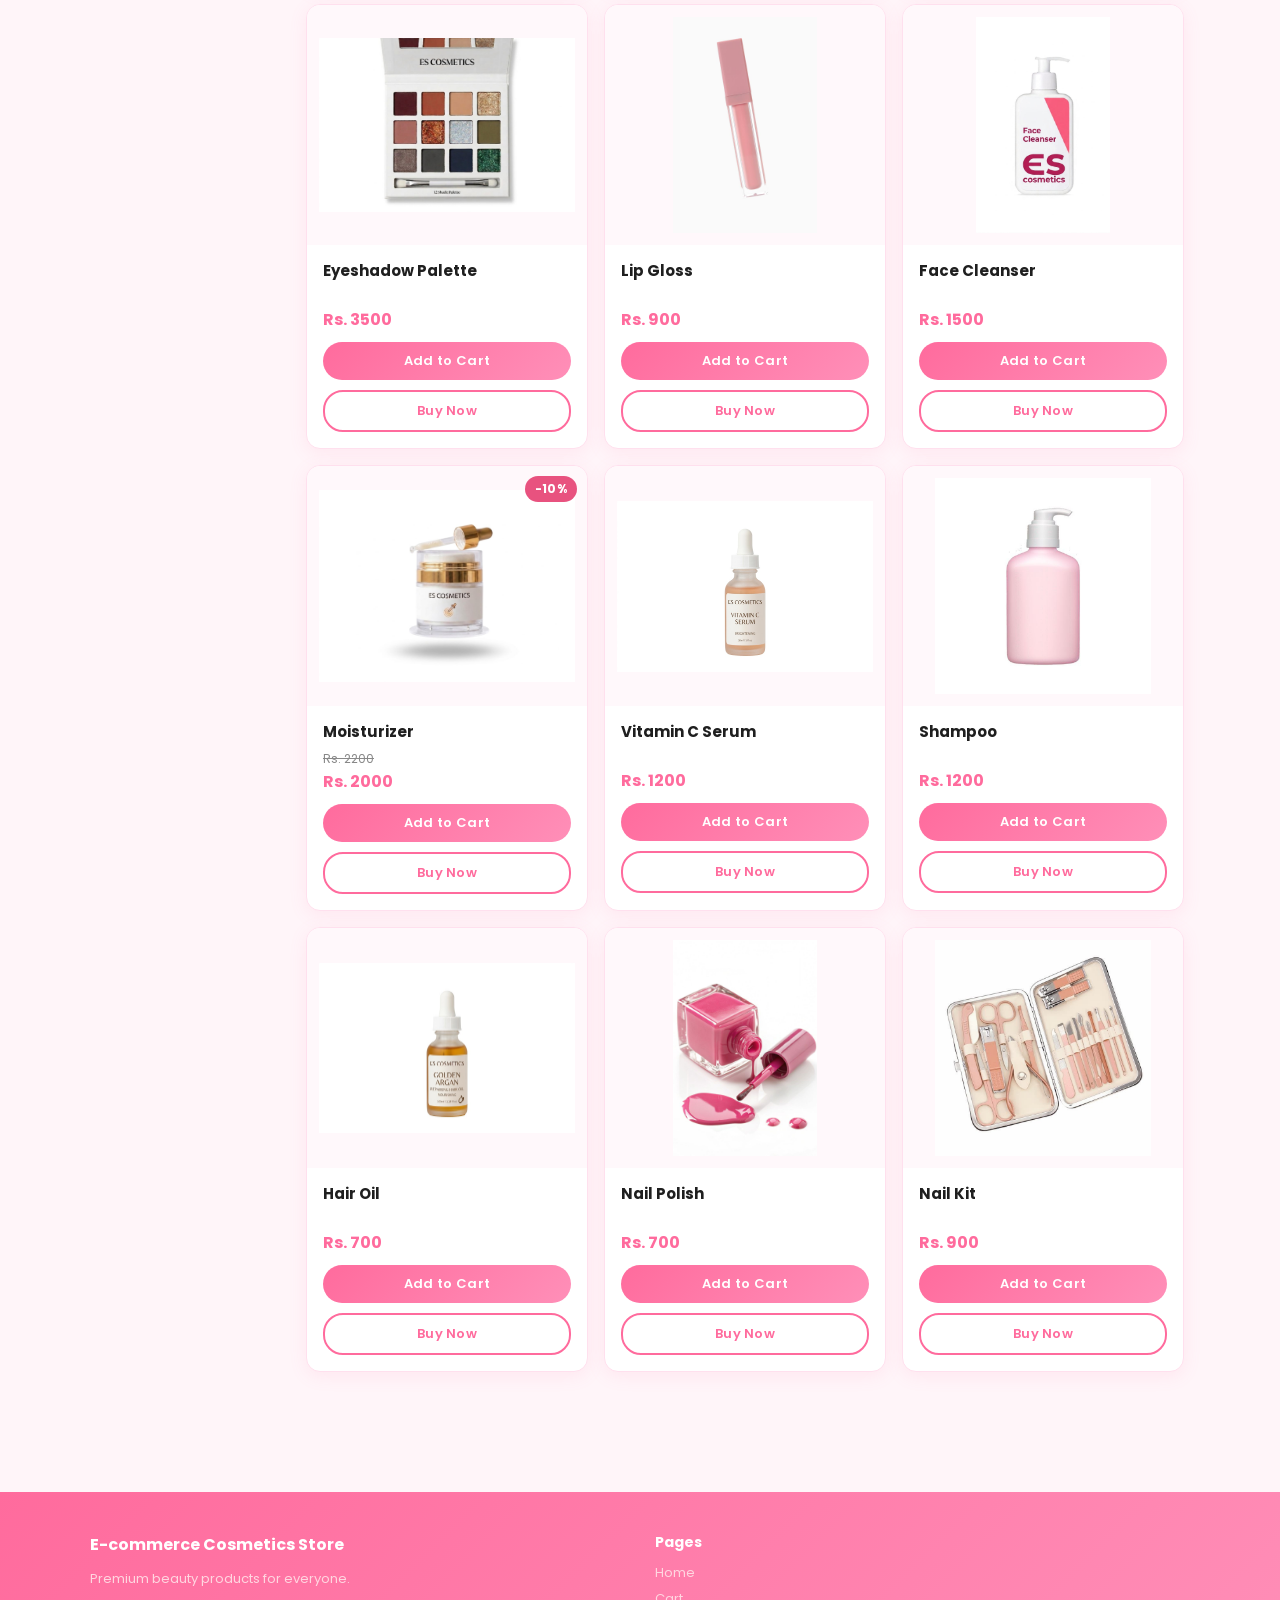
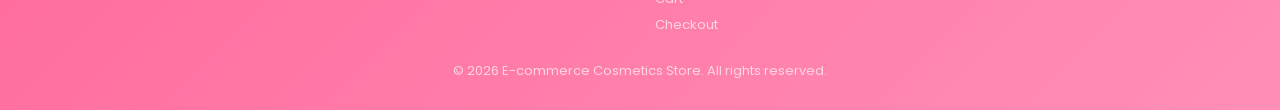
<file: pages/products.html>
<!DOCTYPE html>
<html lang="en">
<head>
  <meta charset="UTF-8">
  <meta name="viewport" content="width=device-width, initial-scale=1.0">
  <title>Products — E-commerce Cosmetics Store</title>
  <link href="https://fonts.googleapis.com/css2?family=Poppins:wght@300;400;500;600;700&display=swap" rel="stylesheet">
  <link rel="stylesheet" href="../cssFile/globalStyles.css">
</head>
<body>

  <div id="navbar-placeholder"></div>

  <div class="page">
    <div class="shop-topbar">
      <h2>All Products 💄</h2>
      <div class="shop-topbar-right">
        <input type="text" id="searchInput" placeholder="🔍 Search..." onkeyup="liveSearch(this.value)">
        <select id="sortSelect" onchange="sortProducts(this.value)">
          <option value="default">Featured</option>
          <option value="low">Price: Low to High</option>
          <option value="high">Price: High to Low</option>
          <option value="name">Name: A to Z</option>
        </select>
      </div>
    </div>
    <div class="active-filters" id="activeTags"></div>
  </div>

  <div class="shop-layout">

    <div class="filter-sidebar">
      <h3>Filter By</h3>

      <div class="accordion-item">
        <div class="accordion-header" onclick="toggleAcc(this)">Category <span>+</span></div>
        <div class="accordion-body" id="catBody">
          <a href="#" class="acc-link active-link" onclick="setCat('all',this);return false;">All Products</a>
          <a href="#" class="acc-link" onclick="setCat('makeup',this);return false;">💄 Makeup</a>
          <a href="#" class="acc-link" onclick="setCat('skincare',this);return false;">🧴 Skincare</a>
          <a href="#" class="acc-link" onclick="setCat('haircare',this);return false;">💆 Haircare</a>
          <a href="#" class="acc-link" onclick="setCat('nailcare',this);return false;">💅 Nailcare</a>
        </div>
      </div>

      <div class="accordion-item">
        <div class="accordion-header" onclick="toggleAcc(this)">Makeup Type <span>+</span></div>
        <div class="accordion-body">
          <a href="#" class="acc-link" onclick="setSub('lips',this);return false;">👄 Lips</a>
          <a href="#" class="acc-link" onclick="setSub('eyes',this);return false;">👁️ Eyes</a>
          <a href="#" class="acc-link" onclick="setSub('face',this);return false;">✨ Face</a>
          <a href="#" class="acc-link" onclick="setSub('nails',this);return false;">💅 Nails</a>
        </div>
      </div>

      <div class="accordion-item">
        <div class="accordion-header" onclick="toggleAcc(this)">Price Range <span>+</span></div>
        <div class="accordion-body">
          <div class="sidebar-inputs">
            <input type="number" id="minPrice" placeholder="Min Rs.">
            <input type="number" id="maxPrice" placeholder="Max Rs.">
            <button onclick="applyPrice()">See Results</button>
          </div>
        </div>
      </div>

      <div class="accordion-item">
        <div class="accordion-header" onclick="toggleAcc(this)">Discount <span>+</span></div>
        <div class="accordion-body">
          <a href="#" class="acc-link" onclick="showSaleOnly(this);return false;">🏷️ On Sale Only</a>
          <a href="#" class="acc-link" onclick="setCat('all',this);return false;">All Products</a>
        </div>
      </div>

      <div class="sidebar-inputs">
        <button class="btn-outline" onclick="clearAllFilters()">Clear All Filters</button>
      </div>
    </div>

    <div class="shop-products">
      <div class="product-grid" id="productList">

        <div class="product-card reveal" data-category="makeup" data-sub="lips" data-price="1200" data-name="Matte Lipstick" data-sale="true">
          <span class="badge-discount">-20%</span>
          <img src="../sources/lipstick1.jpeg" alt="Matte Lipstick">
          <div class="product-card-body">
            <h3>Matte Lipstick</h3>
            <div class="price-area"><p class="price-old">Rs. 1500</p><p class="price-new">Rs. 1200</p></div>
            <button onclick="addToCart('Matte Lipstick',1200,this)">Add to Cart</button>
            <button class="btn-outline" onclick="buyNow('Matte Lipstick',1200)">Buy Now</button>
          </div>
        </div>

        <div class="product-card reveal" data-category="makeup" data-sub="face" data-price="2500" data-name="Liquid Foundation">
          <img src="../sources/foundation.jpg" alt="Liquid Foundation">
          <div class="product-card-body">
            <h3>Liquid Foundation</h3>
            <div class="price-area"><p class="price-new">Rs. 2500</p></div>
            <button onclick="addToCart('Liquid Foundation',2500,this)">Add to Cart</button>
            <button class="btn-outline" onclick="buyNow('Liquid Foundation',2500)">Buy Now</button>
          </div>
        </div>

        <div class="product-card reveal" data-category="makeup" data-sub="eyes" data-price="1800" data-name="Volume Mascara" data-sale="true">
          <span class="badge-discount">-10%</span>
          <img src="../sources/maskara.jpeg" alt="Volume Mascara">
          <div class="product-card-body">
            <h3>Volume Mascara</h3>
            <div class="price-area"><p class="price-old">Rs. 2000</p><p class="price-new">Rs. 1800</p></div>
            <button onclick="addToCart('Volume Mascara',1800,this)">Add to Cart</button>
            <button class="btn-outline" onclick="buyNow('Volume Mascara',1800)">Buy Now</button>
          </div>
        </div>

        <div class="product-card reveal" data-category="makeup" data-sub="face" data-price="1500" data-name="Blush Palette">
          <img src="../sources/blushes.jpeg" alt="Blush Palette">
          <div class="product-card-body">
            <h3>Blush Palette</h3>
            <div class="price-area"><p class="price-new">Rs. 1500</p></div>
            <button onclick="addToCart('Blush Palette',1500,this)">Add to Cart</button>
            <button class="btn-outline" onclick="buyNow('Blush Palette',1500)">Buy Now</button>
          </div>
        </div>

        <div class="product-card reveal" data-category="makeup" data-sub="eyes" data-price="900" data-name="Waterproof Eyeliner">
          <img src="../sources/liner .jpeg" alt="Waterproof Eyeliner">
          <div class="product-card-body">
            <h3>Waterproof Eyeliner</h3>
            <div class="price-area"><p class="price-new">Rs. 900</p></div>
            <button onclick="addToCart('Waterproof Eyeliner',900,this)">Add to Cart</button>
            <button class="btn-outline" onclick="buyNow('Waterproof Eyeliner',900)">Buy Now</button>
          </div>
        </div>

        <div class="product-card reveal" data-category="makeup" data-sub="face" data-price="2000" data-name="Face Primer" data-sale="true">
          <span class="badge-discount">-15%</span>
          <img src="../sources/face primer1.jpeg" alt="Face Primer">
          <div class="product-card-body">
            <h3>Face Primer</h3>
            <div class="price-area"><p class="price-old">Rs. 2350</p><p class="price-new">Rs. 2000</p></div>
            <button onclick="addToCart('Face Primer',2000,this)">Add to Cart</button>
            <button class="btn-outline" onclick="buyNow('Face Primer',2000)">Buy Now</button>
          </div>
        </div>

        <div class="product-card reveal" data-category="makeup" data-sub="face" data-price="1700" data-name="Concealer">
          <img src="../sources/conceelerr.jpeg" alt="Concealer">
          <div class="product-card-body">
            <h3>Concealer</h3>
            <div class="price-area"><p class="price-new">Rs. 1700</p></div>
            <button onclick="addToCart('Concealer',1700,this)">Add to Cart</button>
            <button class="btn-outline" onclick="buyNow('Concealer',1700)">Buy Now</button>
          </div>
        </div>

        <div class="product-card reveal" data-category="makeup" data-sub="face" data-price="1400" data-name="Compact Powder">
          <img src="../sources/compact powder.jpeg" alt="Compact Powder">
          <div class="product-card-body">
            <h3>Compact Powder</h3>
            <div class="price-area"><p class="price-new">Rs. 1400</p></div>
            <button onclick="addToCart('Compact Powder',1400,this)">Add to Cart</button>
            <button class="btn-outline" onclick="buyNow('Compact Powder',1400)">Buy Now</button>
          </div>
        </div>

        <div class="product-card reveal" data-category="makeup" data-sub="face" data-price="3000" data-name="Makeup Brush Set" data-sale="true">
          <span class="badge-discount">-25%</span>
          <img src="../sources/brushes.jpg.jpeg" alt="Makeup Brush Set">
          <div class="product-card-body">
            <h3>Makeup Brush Set</h3>
            <div class="price-area"><p class="price-old">Rs. 4000</p><p class="price-new">Rs. 3000</p></div>
            <button onclick="addToCart('Makeup Brush Set',3000,this)">Add to Cart</button>
            <button class="btn-outline" onclick="buyNow('Makeup Brush Set',3000)">Buy Now</button>
          </div>
        </div>

        <div class="product-card reveal" data-category="makeup" data-sub="eyes" data-price="3500" data-name="Eyeshadow Palette">
          <img src="../sources/palette.jpeg" alt="Eyeshadow Palette">
          <div class="product-card-body">
            <h3>Eyeshadow Palette</h3>
            <div class="price-area"><p class="price-new">Rs. 3500</p></div>
            <button onclick="addToCart('Eyeshadow Palette',3500,this)">Add to Cart</button>
            <button class="btn-outline" onclick="buyNow('Eyeshadow Palette',3500)">Buy Now</button>
          </div>
        </div>

        <div class="product-card reveal" data-category="makeup" data-sub="lips" data-price="900" data-name="Lip Gloss">
          <img src="../sources/gloss.jpeg" alt="Lip Gloss">
          <div class="product-card-body">
            <h3>Lip Gloss</h3>
            <div class="price-area"><p class="price-new">Rs. 900</p></div>
            <button onclick="addToCart('Lip Gloss',900,this)">Add to Cart</button>
            <button class="btn-outline" onclick="buyNow('Lip Gloss',900)">Buy Now</button>
          </div>
        </div>

        <div class="product-card reveal" data-category="skincare" data-sub="face" data-price="1500" data-name="Face Cleanser">
          <img src="../sources/face cleanser.jpeg" alt="Face Cleanser">
          <div class="product-card-body">
            <h3>Face Cleanser</h3>
            <div class="price-area"><p class="price-new">Rs. 1500</p></div>
            <button onclick="addToCart('Face Cleanser',1500,this)">Add to Cart</button>
            <button class="btn-outline" onclick="buyNow('Face Cleanser',1500)">Buy Now</button>
          </div>
        </div>

        <div class="product-card reveal" data-category="skincare" data-sub="face" data-price="2000" data-name="Moisturizer" data-sale="true">
          <span class="badge-discount">-10%</span>
          <img src="../sources/moisturizers.jpeg" alt="Moisturizer">
          <div class="product-card-body">
            <h3>Moisturizer</h3>
            <div class="price-area"><p class="price-old">Rs. 2200</p><p class="price-new">Rs. 2000</p></div>
            <button onclick="addToCart('Moisturizer',2000,this)">Add to Cart</button>
            <button class="btn-outline" onclick="buyNow('Moisturizer',2000)">Buy Now</button>
          </div>
        </div>

        <div class="product-card reveal" data-category="skincare" data-sub="face" data-price="1200" data-name="Vitamin C Serum">
          <img src="../sources/vitamin c.jpeg" alt="Vitamin C Serum">
          <div class="product-card-body">
            <h3>Vitamin C Serum</h3>
            <div class="price-area"><p class="price-new">Rs. 1200</p></div>
            <button onclick="addToCart('Vitamin C Serum',1200,this)">Add to Cart</button>
            <button class="btn-outline" onclick="buyNow('Vitamin C Serum',1200)">Buy Now</button>
          </div>
        </div>

        <div class="product-card reveal" data-category="haircare" data-sub="hair" data-price="1200" data-name="Shampoo">
          <img src="../sources/shampoo.jpeg" alt="Shampoo">
          <div class="product-card-body">
            <h3>Shampoo</h3>
            <div class="price-area"><p class="price-new">Rs. 1200</p></div>
            <button onclick="addToCart('Shampoo',1200,this)">Add to Cart</button>
            <button class="btn-outline" onclick="buyNow('Shampoo',1200)">Buy Now</button>
          </div>
        </div>

        <div class="product-card reveal" data-category="haircare" data-sub="hair" data-price="700" data-name="Hair Oil">
          <img src="../sources/hair oil.jpeg" alt="Hair Oil">
          <div class="product-card-body">
            <h3>Hair Oil</h3>
            <div class="price-area"><p class="price-new">Rs. 700</p></div>
            <button onclick="addToCart('Hair Oil',700,this)">Add to Cart</button>
            <button class="btn-outline" onclick="buyNow('Hair Oil',700)">Buy Now</button>
          </div>
        </div>

        <div class="product-card reveal" data-category="nailcare" data-sub="nails" data-price="700" data-name="Nail Polish">
          <img src="../sources/nailpolish.jpeg" alt="Nail Polish">
          <div class="product-card-body">
            <h3>Nail Polish</h3>
            <div class="price-area"><p class="price-new">Rs. 700</p></div>
            <button onclick="addToCart('Nail Polish',700,this)">Add to Cart</button>
            <button class="btn-outline" onclick="buyNow('Nail Polish',700)">Buy Now</button>
          </div>
        </div>

        <div class="product-card reveal" data-category="nailcare" data-sub="nails" data-price="900" data-name="Nail Kit">
          <img src="../sources/nailkit.jpeg" alt="Nail Kit">
          <div class="product-card-body">
            <h3>Nail Kit</h3>
            <div class="price-area"><p class="price-new">Rs. 900</p></div>
            <button onclick="addToCart('Nail Kit',900,this)">Add to Cart</button>
            <button class="btn-outline" onclick="buyNow('Nail Kit',900)">Buy Now</button>
          </div>
        </div>

      </div>
    </div>
  </div>

  <footer>
    <div class="footer-container">
      <div><h2>E-commerce Cosmetics Store</h2><p>Premium beauty products for everyone.</p></div>
      <div>
        <h3>Pages</h3>
        <a href="../index.html">Home</a>
        <a href="cart.html">Cart</a>
        <a href="checkout.html">Checkout</a>
      </div>
    </div>
    <p>© 2026 E-commerce Cosmetics Store. All rights reserved.</p>
  </footer>

  <script src="../jsFile/jsFunction.js"></script>
  <script>
    window.onload = function(){
      loadNavbar();
      updateCartCount();
      var params = new URLSearchParams(window.location.search);
      var cat = params.get('cat');
      var sub = params.get('sub');
      if (cat) {
        var link = document.querySelector('.acc-link[onclick*="setCat(\'' + cat + '\'"]');
        if (link) { setCat(cat, link); }
        var catBody = document.getElementById('catBody');
        if (catBody) catBody.style.maxHeight = catBody.scrollHeight + 'px';
      }
      if (sub) {
        var subLink = document.querySelector('.acc-link[onclick*="setSub(\'' + sub + '\'"]');
        if (subLink) { setSub(sub, subLink); }
      }
    };
  </script>

</body>
</html>
</file>
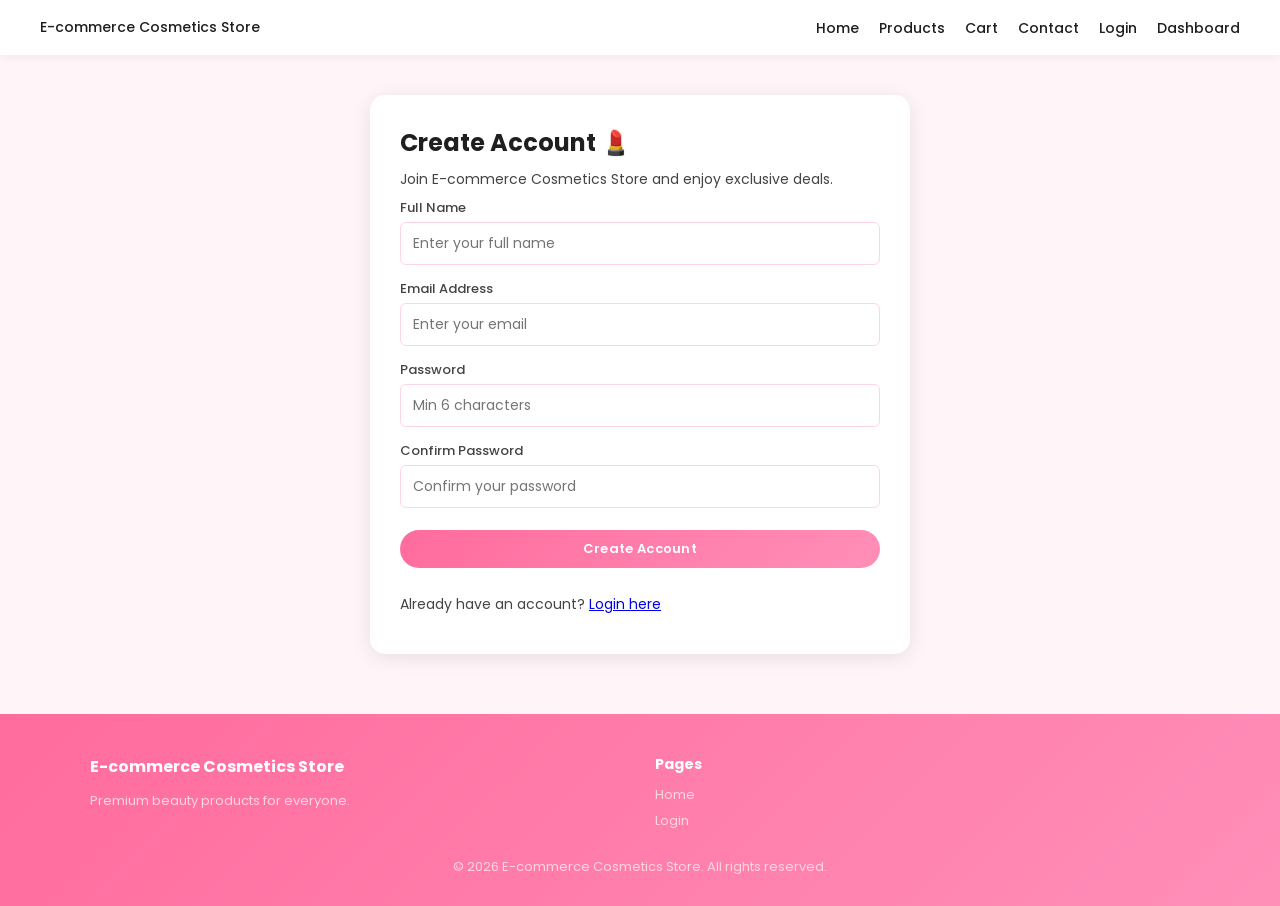
<file: pages/signup.html>
<!DOCTYPE html>
<html lang="en">
<head>
  <meta charset="UTF-8">
  <meta name="viewport" content="width=device-width, initial-scale=1.0">
  <title>Register — E-commerce Cosmetics Store</title>
  <link href="https://fonts.googleapis.com/css2?family=Poppins:wght@300;400;500;600;700&display=swap" rel="stylesheet">
  <link rel="stylesheet" href="../cssFile/globalStyles.css">
</head>
<body>

  <div id="navbar-placeholder"></div>

  <div class="form-container">
    <h2>Create Account 💄</h2>
    <p>Join E-commerce Cosmetics Store and enjoy exclusive deals.</p>
    <form onsubmit="registerUser(event)">
      <div><label>Full Name</label><input type="text" id="rname" placeholder="Enter your full name" required></div>
      <div><label>Email Address</label><input type="email" id="remail" placeholder="Enter your email" required></div>
      <div><label>Password</label><input type="password" id="rpassword" placeholder="Min 6 characters" required></div>
      <div><label>Confirm Password</label><input type="password" id="rconfirm" placeholder="Confirm your password" required></div>
      <button type="submit">Create Account</button>
    </form>
    <br>
    <p>Already have an account? <a href="login.html">Login here</a></p>
  </div>

  <footer>
    <div class="footer-container">
      <div><h2>E-commerce Cosmetics Store</h2><p>Premium beauty products for everyone.</p></div>
      <div>
        <h3>Pages</h3>
        <a href="../index.html">Home</a>
        <a href="login.html">Login</a>
      </div>
    </div>
    <p>© 2026 E-commerce Cosmetics Store. All rights reserved.</p>
  </footer>

  <script src="../jsFile/jsFunction.js"></script>
  <script>
    window.onload = function(){ loadNavbar(); };
  </script>

</body>
</html>
</file>
<file: cssFile/globalStyles.css>
/* =========================================================
   DESIGN SYSTEM — E-commerce Cosmetics Store
   ========================================================= */
:root {
  --brand-primary-color:    #ff6b9d;
  --brand-secondary-color:  #ff8fb8;
  --brand-third-color:      #ffd6e8;
  --brand-fourth-color:     #e8527f;
  --brand-accent-color:     #ffe0ee;

  --bg-main:  #fff5f9;
  --bg-card:  #ffffff;
  --text-primary-color:     #1f1f1f;
  --text-secondary-color:   #444444;
  --text-muted-color:       #888888;
  --text-focus-color:       #ff6b8a;
  --text-highlighted-color: #e05575;

  --border-primary-color:     #ffd6e0;
  --border-secondary-color:   #ff8fa3;
  --border-muted-color:       #f0d0d8;
  --border-focus-color:       #ff6b8a;
  --border-highlighted-color: #e05575;

  --radius-sm: 6px;
  --radius-md: 15px;
  --transition: 0.3s ease;
}

/* =========================================================
   DARK MODE
   ========================================================= */
[data-theme="dark"] {
  --bg-main:  #1a0a10;
  --bg-card:  #2a1020;
  --text-primary-color:     #f5e6ea;
  --text-secondary-color:   #d4b8c0;
  --text-muted-color:       #9a7a85;
  --text-focus-color:       #ff8fb8;
  --text-highlighted-color: #ffccd5;
  --border-primary-color:   #4a2030;
  --border-secondary-color: #ff8fb8;
  --border-muted-color:     #3a1828;
  --border-focus-color:     #ff6b9d;
  --border-highlighted-color: #e8527f;
}

/* =========================================================
   DISCOUNT BADGE on cards
   ========================================================= */
.card {
  position: relative;
}

.badge-discount {
  position: absolute;
  top: 10px;
  left: 10px;
  background: #e8527f;
  color: white;
  font-size: 11px;
  font-weight: 700;
  padding: 3px 8px;
  border-radius: 20px;
  z-index: 2;
  letter-spacing: 0.3px;
}

.price-old {
  text-decoration: line-through;
  color: var(--text-muted-color);
  font-size: 12px;
  margin: 0;
}

.price-new {
  color: var(--brand-primary-color);
  font-weight: 700;
  font-size: 15px;
  margin: 0;
}

/* =========================================================
   SORT + FILTER TOPBAR
   ========================================================= */
.topbar {
  display: flex;
  justify-content: space-between;
  align-items: center;
  flex-wrap: wrap;
  gap: 10px;
  margin: 16px 0 8px;
}

.topbar select {
  width: auto;
  padding: 8px 14px;
  border-radius: 20px;
  font-size: 13px;
  border: 1px solid var(--border-primary-color);
}

/* =========================================================
   ACTIVE FILTER TAG (like cozmetica price tag with X)
   ========================================================= */
.active-filters {
  display: flex;
  flex-wrap: wrap;
  gap: 8px;
  margin: 8px 12px;
}

.filter-tag {
  display: flex;
  align-items: center;
  gap: 6px;
  background: white;
  border: 1px solid var(--border-primary-color);
  border-radius: 20px;
  padding: 4px 12px;
  font-size: 12px;
  color: var(--text-secondary-color);
}

.filter-tag button {
  background: none;
  border: none;
  color: var(--text-muted-color);
  font-size: 14px;
  padding: 0;
  margin: 0;
  width: auto;
  cursor: pointer;
  line-height: 1;
}

.filter-tag button:hover {
  color: var(--brand-primary-color);
  background: none;
  transform: none;
  box-shadow: none;
}

/* =========================================================
   ACCORDION FILTER SIDEBAR (categories page)
   ========================================================= */
.filter-layout {
  display: flex;
  gap: 24px;
  align-items: flex-start;
  max-width: 1100px;
  margin: 0 auto;
  padding: 0 20px;
}

.filter-sidebar {
  width: 220px;
  min-width: 200px;
  background: white;
  border-radius: var(--radius-md);
  box-shadow: 0 4px 18px rgba(255,107,157,0.1);
  border: 1px solid #ffe0ee;
  padding: 16px 0;
  flex-shrink: 0;
}

.filter-sidebar h3 {
  padding: 0 16px 12px;
  font-size: 14px;
  font-weight: 700;
  text-transform: uppercase;
  letter-spacing: 0.5px;
  color: var(--text-primary-color);
  border-bottom: 1px solid #ffe0ee;
  margin-bottom: 0;
}

.accordion-item {
  border-bottom: 1px solid #ffe0ee;
}

.accordion-header {
  display: flex;
  justify-content: space-between;
  align-items: center;
  padding: 12px 16px;
  cursor: pointer;
  font-size: 14px;
  font-weight: 500;
  color: var(--text-primary-color);
  transition: background var(--transition);
  user-select: none;
}

.accordion-header:hover { background: #fff5f9; }

.accordion-header span { font-size: 16px; color: var(--brand-primary-color); }

.accordion-body {
  max-height: 0;
  overflow: hidden;
  transition: max-height 0.35s ease;
}

.accordion-body a {
  display: block;
  padding: 8px 16px 8px 28px;
  font-size: 13px;
  color: var(--text-secondary-color);
  text-decoration: none;
  transition: color var(--transition);
}

.accordion-body a:hover { color: var(--brand-primary-color); }

.accordion-header.active { color: var(--brand-primary-color); background: #fff5f9; }
.accordion-header.active span { transform: none; }

.filter-sidebar-bottom {
  padding: 14px 16px 4px;
}

.filter-sidebar-bottom input {
  margin-bottom: 8px;
}

.filter-products-area { flex: 1; }

@media (max-width: 768px) {
  .filter-layout { flex-direction: column; }
  .filter-sidebar { width: 100%; min-width: unset; }
}
body {
  margin: 0;
  font-family: 'Poppins', sans-serif;
  background: var(--bg-main);
  color: var(--text-primary-color);
}

html { scroll-behavior: smooth; }

h1 { font-size: 44px; margin: 0; color: var(--text-primary-color); }
h2 { font-size: 24px; margin: 0 0 8px; color: var(--text-primary-color); }
h3 { font-size: 18px; margin: 0 0 6px; color: var(--text-primary-color); }
h4 { font-size: 15px; margin: 0 0 4px; color: var(--text-secondary-color); }
p  { font-size: 14px; line-height: 1.6; color: var(--text-secondary-color); margin: 0 0 8px; }

/* =========================================================
   BUTTON
   ========================================================= */
button {
  padding: 9px 16px;
  border: none;
  border-radius: 20px;
  background: linear-gradient(135deg, #ff6b9d, #ff8fb8);
  color: white;
  cursor: pointer;
  font-weight: 600;
  font-family: 'Poppins', sans-serif;
  font-size: 13px;
  transition: var(--transition);
  margin-top: 8px;
  width: 100%;
  letter-spacing: 0.3px;
}

button:hover {
  background: linear-gradient(135deg, #e8527f, #ff6b9d);
  transform: translateY(-2px);
  box-shadow: 0 6px 16px rgba(255, 107, 157, 0.45);
}

/* Buy Now — soft outline style */
button.btn-outline {
  background: white;
  color: #ff6b9d;
  border: 2px solid #ff6b9d;
  margin-top: 6px;
  font-weight: 600;
}

button.btn-outline:hover {
  background: linear-gradient(135deg, #ff6b9d, #ff8fb8);
  color: white;
  border-color: transparent;
}

/* =========================================================
   LINK BUTTON
   ========================================================= */
.link-button {
  display: inline-block;
  padding: 9px 20px;
  border-radius: 25px;
  background: var(--brand-primary-color);
  color: white;
  text-decoration: none;
  font-size: 14px;
  font-weight: 600;
  transition: var(--transition);
}

.link-button:hover {
  background: var(--brand-fourth-color);
  transform: translateY(-2px);
}

/* =========================================================
   SELECT
   ========================================================= */
select {
  width: 100%;
  padding: 10px 12px;
  border: 1px solid var(--border-primary-color);
  border-radius: var(--radius-sm);
  background: white;
  color: var(--text-primary-color);
  font-family: 'Poppins', sans-serif;
  font-size: 14px;
  cursor: pointer;
  transition: var(--transition);
  box-sizing: border-box;
}

select:hover  { border-color: var(--border-secondary-color); }
select:focus  { outline: none; border-color: var(--border-focus-color); }
select:disabled { opacity: 0.5; cursor: not-allowed; }

.select-container { position: relative; width: 100%; }

/* =========================================================
   NAVBAR
   ========================================================= */
nav {
  display: flex;
  justify-content: space-between;
  align-items: center;
  padding: 15px 40px;
  background: white;
  box-shadow: 0 2px 10px rgba(0,0,0,0.05);
  position: sticky;
  top: 0;
  z-index: 100;
}

nav > a {
  color: var(--brand-primary-color);
  font-weight: 700;
  font-size: 22px;
  text-decoration: none;
}

nav ul {
  display: flex;
  gap: 20px;
  list-style: none;
  margin: 0;
  padding: 0;
  align-items: center;
}

nav a {
  text-decoration: none;
  color: var(--text-primary-color);
  font-weight: 500;
  font-size: 14px;
  transition: color var(--transition);
}

nav a:hover { color: var(--brand-primary-color); }

nav li { position: relative; }

nav .dropdown-menu {
  display: none;
  position: absolute;
  top: 100%;
  left: 0;
  background: white;
  border: 1px solid var(--border-primary-color);
  border-radius: var(--radius-sm);
  min-width: 160px;
  box-shadow: 0 4px 12px rgba(0,0,0,0.1);
  flex-direction: column;
  padding: 6px 0;
}

nav .dropdown:hover .dropdown-menu { display: flex; }

nav .dropdown-menu a { padding: 8px 16px; display: block; font-size: 13px; }

nav button {
  padding: 7px 18px;
  font-size: 13px;
  border-radius: 20px;
  margin-top: 0;
  width: auto;
}

nav button:hover { transform: none; box-shadow: none; }

/* filter bar buttons also not full width */
.filter-btn { width: auto; }
.filter-bar button { width: auto; }
.form-container button { width: 100%; }
.checkout-form button  { width: 100%; }
.stat-card button      { width: auto; }

/* =========================================================
   HAMBURGER
   ========================================================= */
.menu-toggle {
  display: none;
  flex-direction: column;
  gap: 5px;
  cursor: pointer;
  background: none;
  border: none;
  padding: 4px;
  box-shadow: none;
  border-radius: 0;
  transform: none;
}

.menu-toggle:hover { background: none; box-shadow: none; transform: none; }

.menu-toggle span {
  display: block;
  width: 24px;
  height: 2px;
  background: var(--text-primary-color);
  border-radius: 2px;
}

/* =========================================================
   MOBILE NAVBAR
   ========================================================= */
@media (max-width: 768px) {
  .menu-toggle { display: flex; }

  nav ul {
    display: none;
    flex-direction: column;
    gap: 0;
    position: absolute;
    top: 60px;
    left: 0;
    width: 100%;
    background: white;
    box-shadow: 0 4px 10px rgba(0,0,0,0.1);
    padding: 10px 0;
  }

  nav ul.open { display: flex; }
  nav ul li   { padding: 10px 20px; }
  nav ul li a { font-size: 15px; }

  nav .dropdown:hover .dropdown-menu { display: none; }
  nav .dropdown-menu { position: static; box-shadow: none; border: none; }
}

/* =========================================================
   PAGE CONTENT
   ========================================================= */
.page {
  max-width: 1100px;
  margin: 0 auto;
  padding: 30px 20px;
}

/* =========================================================
   HERO
   ========================================================= */
.hero {
  display: flex;
  align-items: center;
  justify-content: space-between;
  padding: 70px 80px;
  gap: 40px;
  background: linear-gradient(135deg, #ffe0ee 0%, #fff5f9 60%, #ffffff 100%);
}

.hero-text { flex: 1; }

.hero-text p { margin-top: 15px; max-width: 420px; }

.hero-text button { margin-top: 15px; }

.hero-img {
  flex: 1;
  display: flex;
  justify-content: center;
  align-items: center;
}

.hero-img img {
  width: 100%;
  max-width: 420px;
  height: 420px;
  object-fit: contain;
  border-radius: 25px;
  mix-blend-mode: multiply;
  filter: contrast(1.05) brightness(1.05);
}

/* =========================================================
   CONTACT PAGE — split layout like Wix sample
   ========================================================= */
.contact-page {
  display: flex;
  gap: 60px;
  max-width: 1000px;
  margin: 60px auto;
  padding: 0 30px;
  flex-wrap: wrap;
  align-items: flex-start;
}

.contact-left {
  flex: 1;
  min-width: 260px;
}

.contact-left h1 {
  font-size: 38px;
  color: var(--brand-primary-color);
  margin-bottom: 10px;
}

.contact-tagline {
  color: var(--brand-primary-color);
  font-weight: 600;
  font-size: 15px;
  margin-bottom: 12px;
}

.contact-detail {
  display: flex;
  align-items: flex-start;
  gap: 12px;
  margin: 16px 0;
}

.contact-detail span { font-size: 22px; margin-top: 2px; }
.contact-detail p    { margin: 2px 0; font-size: 13px; }

.social-links {
  display: flex;
  gap: 12px;
  margin-top: 20px;
}

.social-links a {
  font-size: 20px;
  background: #fff0f5;
  border: 1px solid #ffd6e0;
  border-radius: 12px;
  width: 46px;
  height: 46px;
  display: flex;
  align-items: center;
  justify-content: center;
  text-decoration: none;
  color: var(--brand-primary-color);
  transition: var(--transition);
}

.social-links a:hover { transform: translateY(-3px); box-shadow: 0 6px 16px rgba(255,107,157,0.3); }
.social-links a[title="Instagram"]:hover { background: #e1306c; color: white; border-color: #e1306c; }
.social-links a[title="WhatsApp"]:hover  { background: #25d366; color: white; border-color: #25d366; }
.social-links a[title="TikTok"]:hover    { background: #000000; color: white; border-color: #000000; }
.social-links a[title="Email"]:hover     { background: var(--brand-primary-color); color: white; border-color: var(--brand-primary-color); }

.contact-right {
  flex: 1;
  min-width: 280px;
  background: white;
  border-radius: 18px;
  padding: 32px;
  box-shadow: 0 4px 20px rgba(255,107,157,0.1);
  border: 1px solid #ffe0ee;
}

.contact-name-row {
  display: flex;
  gap: 16px;
}

.contact-name-row > div { flex: 1; }

.contact-right button {
  width: 100%;
  margin-top: 8px;
  padding: 12px;
  border-radius: 25px;
  font-size: 15px;
}

@media (max-width: 768px) {
  .contact-page { flex-direction: column; gap: 30px; }
  .contact-name-row { flex-direction: column; gap: 0; }
}
.contact-layout {
  display: flex;
  gap: 30px;
  flex-wrap: wrap;
  margin-top: 30px;
}

.contact-form-box {
  flex: 1;
  min-width: 280px;
  background: white;
  border-radius: 18px;
  padding: 30px;
  box-shadow: 0 4px 18px rgba(255,107,157,0.1);
  border: 1px solid #ffe0ee;
}

.contact-form-box h3 {
  margin-bottom: 20px;
  color: var(--brand-primary-color);
}

.contact-form-box button {
  width: 100%;
  margin-top: 8px;
  padding: 12px;
  border-radius: 25px;
  font-size: 15px;
}

.contact-info-box {
  flex: 1;
  min-width: 260px;
  display: flex;
  flex-direction: column;
  gap: 16px;
}

.contact-info-card {
  display: flex;
  align-items: flex-start;
  gap: 16px;
  background: white;
  border-radius: 14px;
  padding: 18px 20px;
  box-shadow: 0 4px 14px rgba(255,107,157,0.08);
  border: 1px solid #ffe0ee;
  transition: transform var(--transition), box-shadow var(--transition);
}

.contact-info-card:hover {
  transform: translateY(-3px);
  box-shadow: 0 8px 22px rgba(255,107,157,0.2);
}

.contact-info-icon {
  font-size: 28px;
  min-width: 40px;
  text-align: center;
}

.contact-info-card h4 {
  color: var(--brand-primary-color);
  font-size: 14px;
  font-weight: 600;
  margin-bottom: 4px;
  text-transform: none;
  letter-spacing: 0;
}

.contact-info-card p {
  font-size: 13px;
  margin: 2px 0;
  color: var(--text-secondary-color);
}

.social-links {
  display: flex;
  flex-wrap: wrap;
  gap: 8px;
  margin-top: 4px;
}

.social-links a {
  font-size: 12px;
  font-weight: 500;
  color: var(--brand-primary-color);
  background: #fff0f5;
  padding: 4px 12px;
  border-radius: 20px;
  text-decoration: none;
  border: 1px solid #ffd6e0;
  transition: var(--transition);
}

.social-links a:hover {
  background: var(--brand-primary-color);
  color: white;
}

/* =========================================================
   PROMOTIONAL BANNER
   ========================================================= */
.promo-banner {
  display: flex;
  flex-wrap: wrap;
  justify-content: center;
  gap: 0;
  background: linear-gradient(135deg, #ff6b9d, #ff8fb8);
  padding: 14px 20px;
}

.promo-item {
  color: white;
  font-size: 13px;
  font-weight: 500;
  padding: 4px 24px;
  border-right: 1px solid rgba(255,255,255,0.3);
}

.promo-item:last-child { border-right: none; }

/* =========================================================
   CUSTOMER REVIEWS
   ========================================================= */
.reviews-container {
  display: flex;
  flex-wrap: wrap;
  justify-content: center;
  gap: 20px;
  padding: 0 40px;
  margin: 20px 0 60px;
}

.review-card {
  display: flex;
  flex-direction: column;
  background: white;
  border-radius: 18px;
  padding: 24px;
  width: 280px;
  box-shadow: 0 4px 18px rgba(255,107,157,0.1);
  border: 1px solid #ffe0ee;
  gap: 10px;
  transition: transform var(--transition), box-shadow var(--transition);
}

.review-card:hover {
  transform: translateY(-4px);
  box-shadow: 0 10px 28px rgba(255,107,157,0.25);
}

.review-stars {
  color: #ff6b9d;
  font-size: 18px;
  letter-spacing: 2px;
}

.review-card p {
  font-size: 13px;
  line-height: 1.7;
  color: var(--text-secondary-color);
  font-style: italic;
  margin: 0;
}

.review-author {
  font-size: 13px;
  font-weight: 600;
  color: var(--brand-primary-color);
}

/* =========================================================
   CART PAGE
   ========================================================= */
.cart-header {
  display: flex;
  align-items: center;
  gap: 12px;
  margin-bottom: 20px;
  justify-content: center;
}

.cart-count-badge {
  background: var(--brand-third-color);
  color: var(--brand-primary-color);
  font-size: 12px;
  font-weight: 600;
  padding: 4px 12px;
  border-radius: 20px;
}

/* cart layout — table on top, summary box centered below */
.cart-table-wrap {
  max-width: 860px;
  margin: 0 auto 30px;
}

.qty-control {
  display: flex;
  align-items: center;
  gap: 8px;
}

.qty-control button {
  width: 28px;
  height: 28px;
  padding: 0;
  border-radius: 50%;
  font-size: 16px;
  font-weight: 700;
  margin: 0;
  display: flex;
  align-items: center;
  justify-content: center;
  background: var(--brand-third-color);
  color: var(--brand-primary-color);
  border: 1px solid var(--border-primary-color);
}

.qty-control button:hover {
  background: var(--brand-primary-color);
  color: white;
  transform: none;
  box-shadow: none;
}

.qty-control span {
  font-weight: 600;
  font-size: 15px;
  min-width: 20px;
  text-align: center;
}

.btn-remove {
  background: none;
  border: none;
  font-size: 18px;
  cursor: pointer;
  padding: 4px 8px;
  border-radius: 6px;
  width: auto;
  margin: 0;
}

.btn-remove:hover {
  background: #ffe0ee;
  transform: none;
  box-shadow: none;
}

/* SUMMARY BOX — centered */
.cart-summary {
  max-width: 500px;
  margin: 0 auto 40px;
  background: white;
  border-radius: 20px;
  padding: 28px 32px;
  box-shadow: 0 8px 30px rgba(255,107,157,0.15);
  border: 1px solid #ffe0ee;
}

.cart-summary-row {
  display: flex;
  justify-content: space-between;
  font-size: 15px;
  color: var(--text-secondary-color);
  margin-bottom: 12px;
}

.cart-summary-divider {
  border-top: 1px solid #ffe0ee;
  margin: 16px 0;
}

.cart-summary-total {
  display: flex;
  justify-content: space-between;
  font-size: 18px;
  font-weight: 700;
  color: var(--text-primary-color);
  margin-bottom: 6px;
}

.cart-summary-note {
  font-size: 11px;
  color: var(--text-muted-color);
  margin-bottom: 20px;
}

.cart-summary button {
  width: 100%;
  margin-top: 10px;
  padding: 14px;
  font-size: 15px;
  border-radius: 30px;
}

.cart-empty-state {
  display: flex;
  flex-direction: column;
  align-items: center;
  padding: 40px 20px;
  gap: 12px;
}

.cart-empty-icon { font-size: 48px; }
.cart-empty-state p { color: var(--text-muted-color); font-size: 15px; }
.cart-empty-state button { width: auto; padding: 10px 28px; }

.free-gift-msg {
  background: linear-gradient(135deg, #fff0f5, #ffe0ee);
  border: 1px solid var(--border-primary-color);
  border-radius: 10px;
  padding: 10px 14px;
  font-size: 13px;
  font-weight: 600;
  color: var(--brand-primary-color);
  text-align: center;
  margin-bottom: 10px;
}

.gift-progress {
  font-size: 12px;
  color: var(--brand-primary-color);
  font-weight: 500;
  text-align: center;
  margin-bottom: 8px;
  background: #fff0f5;
  padding: 8px 12px;
  border-radius: 10px;
  border: 1px dashed var(--brand-secondary-color);
}

/* hidden utility */
.hidden { display: none; }

/* =========================================================
   SHOP TOPBAR — title + search + Featured dropdown
   ========================================================= */
.shop-topbar {
  display: flex;
  justify-content: space-between;
  align-items: center;
  flex-wrap: wrap;
  gap: 12px;
  max-width: 1200px;
  margin: 24px auto 8px;
  padding: 0 20px;
}

.shop-topbar h2 { margin: 0; }

.shop-topbar-right {
  display: flex;
  align-items: center;
  gap: 12px;
  flex-wrap: wrap;
}

.shop-topbar-right input {
  width: 220px;
  padding: 11px 18px;
  border-radius: 30px;
  border: 1.5px solid #f0d0d8;
  background: white;
  font-size: 13px;
  box-shadow: 0 2px 10px rgba(255,107,157,0.08);
}

.shop-topbar-right select {
  width: auto;
  min-width: 160px;
  padding: 11px 40px 11px 20px;
  border-radius: 30px;
  font-size: 14px;
  font-weight: 500;
  border: 1.5px solid #f0d0d8;
  background: white;
  color: var(--text-primary-color);
  box-shadow: 0 2px 10px rgba(255,107,157,0.08);
  appearance: none;
  background-image: url("data:image/svg+xml,%3Csvg xmlns='http://www.w3.org/2000/svg' width='12' height='8' viewBox='0 0 12 8'%3E%3Cpath d='M1 1l5 5 5-5' stroke='%23888' stroke-width='1.5' fill='none' stroke-linecap='round'/%3E%3C/svg%3E");
  background-repeat: no-repeat;
  background-position: right 16px center;
  cursor: pointer;
}

/* =========================================================
   SHOP LAYOUT — sidebar + products
   ========================================================= */
.shop-layout {
  display: flex;
  gap: 24px;
  max-width: 1200px;
  margin: 0 auto;
  padding: 0 20px 40px;
  align-items: flex-start;
}

.shop-products { flex: 1; }

.shop-products .product-grid {
  display: flex;
  flex-wrap: wrap;
  gap: 16px;
  justify-content: flex-start;
}

.sidebar-inputs {
  padding: 10px 16px 14px;
  display: flex;
  flex-direction: column;
  gap: 8px;
}

.sidebar-inputs input { margin: 0; }
.sidebar-inputs button { width: 100%; margin-top: 0; }

/* open by default */
.accordion-open { max-height: 300px; }

.acc-link {
  display: block;
  padding: 8px 16px 8px 24px;
  font-size: 13px;
  color: var(--text-secondary-color);
  text-decoration: none;
  transition: color var(--transition), background var(--transition);
  border-radius: 6px;
}

.acc-link:hover { color: var(--brand-primary-color); background: #fff5f9; }
.acc-link.active-link { color: var(--brand-primary-color); font-weight: 600; }

@media (max-width: 768px) {
  .shop-layout { flex-direction: column; }
  .filter-sidebar { width: 100%; }
  .shop-products .product-grid { justify-content: center; }
}

/* =========================================================
   PAGE CARDS — Explore Our Store section on home
   ========================================================= */
.page-card {
  display: flex;
  flex-direction: column;
  align-items: center;
  justify-content: center;
  background: white;
  border-radius: 18px;
  padding: 24px 20px;
  width: 160px;
  text-align: center;
  box-shadow: 0 4px 18px rgba(255, 107, 157, 0.1);
  border: 1px solid #ffe0ee;
  cursor: pointer;
  transition: transform var(--transition), box-shadow var(--transition);
  gap: 6px;
}

.page-card:hover {
  transform: translateY(-6px);
  box-shadow: 0 12px 28px rgba(255, 107, 157, 0.3);
  border-color: #ff6b9d;
}

.page-card-icon { font-size: 36px; margin-bottom: 6px; }
.page-card h3   { font-size: 15px; margin: 0; color: var(--brand-primary-color); }
.page-card p    { font-size: 11px; color: var(--text-muted-color); margin: 0; }

/* =========================================================
   COZMETICA-STYLE PRODUCT CARD (bigger, 2-col look)
   ========================================================= */
.product-grid {
  display: flex;
  flex-wrap: wrap;
  justify-content: center;
  gap: 16px;
  padding: 0 20px;
  margin: 20px 0;
}

.product-card {
  display: flex;
  flex-direction: column;
  background: white;
  border-radius: 14px;
  width: 280px;
  overflow: hidden;
  box-shadow: 0 4px 18px rgba(255, 107, 157, 0.1);
  border: 1px solid #ffe0ee;
  cursor: pointer;
  transition: transform var(--transition), box-shadow var(--transition);
  position: relative;
}

.product-card:hover {
  transform: translateY(-5px);
  box-shadow: 0 12px 28px rgba(255, 107, 157, 0.3);
  border-color: #ff6b9d;
}

.product-card img {
  width: 100%;
  height: 240px;
  object-fit: contain;
  background: #fff8fb;
  padding: 12px;
  box-sizing: border-box;
}

.product-card-body {
  padding: 14px 16px 16px;
  display: flex;
  flex-direction: column;
  gap: 6px;
}

.product-card-body h3    { font-size: 15px; margin: 0; color: var(--text-primary-color); }
.product-card-body .price-new { color: var(--brand-primary-color); font-weight: 700; font-size: 16px; margin: 0; }
.product-card-body .price-old { text-decoration: line-through; color: var(--text-muted-color); font-size: 12px; margin: 0; }
.product-card-body button { margin-top: 4px; }

/* price area fixed height so buttons always align */
.price-area {
  min-height: 44px;
  display: flex;
  flex-direction: column;
  justify-content: flex-end;
}

.product-card .badge-discount {
  position: absolute;
  top: 10px;
  right: 10px;
  left: auto;
  background: #e8527f;
  color: white;
  font-size: 12px;
  font-weight: 700;
  padding: 4px 10px;
  border-radius: 20px;
  z-index: 2;
}

/* =========================================================
   SECTION TITLE
   ========================================================= */
.section-title {
  text-align: center;
  margin: 60px 0 20px;
  font-size: 22px;
}

/* =========================================================
   CARD SYSTEM
   ========================================================= */
.card-container {
  display: flex;
  flex-wrap: wrap;
  justify-content: center;
  gap: 20px;
  padding: 0 40px;
  margin: 20px 0;
}

.card {
  display: flex;
  flex-direction: column;
  background: #ffffff;
  border-radius: 18px;
  padding: 14px;
  width: 220px;
  text-align: center;
  box-shadow: 0 4px 18px rgba(255, 107, 157, 0.1);
  transition: transform var(--transition), box-shadow var(--transition);
  cursor: pointer;
  border: 1px solid #ffe0ee;
  gap: 4px;
}

.card:hover {
  transform: scale(1.06);
  box-shadow: 0 12px 28px rgba(255, 107, 157, 0.3);
  border: 1px solid #ff6b9d;
}

.card img {
  width: 100%;
  height: 160px;
  object-fit: contain;
  border-radius: 10px;
  transition: transform var(--transition);
  background: #ffffff;
  padding: 8px;
  box-sizing: border-box;
  border: 1px solid #fff0f5;
}
.card:hover img { transform: scale(1.08); }

.card a {
  background: none;
  color: var(--brand-primary-color);
  text-decoration: none;
  font-size: 13px;
  margin-top: 4px;
}

.card a:hover { background: none; color: var(--brand-fourth-color); text-decoration: underline; }

/* =========================================================
   NEWSLETTER
   ========================================================= */
.newsletter {
  text-align: center;
  padding: 60px 20px;
  background: linear-gradient(135deg, #ffe0ee, #ffd6e8);
  margin-top: 60px;
}

.newsletter input {
  padding: 12px;
  width: 250px;
  border: none;
  border-radius: 10px;
  font-family: 'Poppins', sans-serif;
  font-size: 14px;
}

/* =========================================================
   FORM SYSTEM
   ========================================================= */
.form-container {
  max-width: 480px;
  margin: 40px auto;
  background: var(--bg-card);
  padding: 30px;
  border-radius: var(--radius-md);
  box-shadow: 0 4px 20px rgba(0,0,0,0.09);
}

form div { margin-bottom: 14px; }

label {
  display: block;
  font-size: 13px;
  font-weight: 500;
  margin-bottom: 4px;
  color: var(--text-secondary-color);
}

input {
  width: 100%;
  padding: 10px 12px;
  border: 1px solid var(--border-primary-color);
  border-radius: var(--radius-sm);
  font-family: 'Poppins', sans-serif;
  font-size: 14px;
  transition: var(--transition);
  box-sizing: border-box;
}

input:focus {
  outline: none;
  border-color: var(--border-focus-color);
  box-shadow: 0 0 0 3px rgba(255,77,109,0.12);
}

form textarea {
  width: 100%;
  padding: 10px 12px;
  border: 1px solid var(--border-primary-color);
  border-radius: var(--radius-sm);
  font-family: 'Poppins', sans-serif;
  font-size: 14px;
  resize: vertical;
  box-sizing: border-box;
  transition: var(--transition);
}

form textarea:focus {
  outline: none;
  border-color: var(--border-focus-color);
  box-shadow: 0 0 0 3px rgba(255,77,109,0.12);
}

/* =========================================================
   TABLE SYSTEM
   ========================================================= */
.table-container {
  width: 100%;
  overflow-x: auto;
  margin-top: 20px;
}

table {
  width: 100%;
  border-collapse: collapse;
  border-radius: var(--radius-md);
  overflow: hidden;
  font-size: 14px;
}

table thead { background: var(--brand-primary-color); color: white; }

table th {
  padding: 12px 16px;
  text-align: left;
  font-weight: 600;
  font-size: 13px;
}

table td {
  padding: 11px 16px;
  color: var(--text-secondary-color);
  vertical-align: middle;
}

table tbody tr:nth-child(odd)  { background: #fff5f7; }
table tbody tr:nth-child(even) { background: #ffe5ec; }
table tbody tr:hover           { background: #ffc2d1; cursor: pointer; }
table tbody tr:last-child td   { border-bottom: none; }

td { word-break: break-word; }

.table-empty        { text-align: center; padding: 20px; color: var(--text-muted-color); }
.table-row-selected { background: var(--brand-third-color) !important; }

/* =========================================================
   FILTER BAR
   ========================================================= */
.filter-bar {
  display: flex;
  flex-wrap: wrap;
  justify-content: center;
  gap: 10px;
  margin: 20px 12px;
  align-items: center;
}

.filter-btn { padding: 8px 16px; border-radius: 20px; font-size: 13px; }
.filter-btn.active { background: var(--brand-fourth-color); }

/* =========================================================
   CHECKOUT LAYOUT
   ========================================================= */
.checkout-layout {
  display: flex;
  gap: 24px;
  max-width: 1000px;
  margin: 40px auto;
  padding: 0 20px;
  flex-wrap: wrap;
}

.checkout-form {
  flex: 2;
  background: var(--bg-card);
  padding: 24px;
  border-radius: var(--radius-md);
  box-shadow: 0 4px 15px rgba(0,0,0,0.08);
  min-width: 280px;
}

.order-summary {
  flex: 1;
  background: #fff0f5;
  padding: 24px;
  border-radius: var(--radius-md);
  box-shadow: 0 4px 15px rgba(0,0,0,0.08);
  height: fit-content;
  min-width: 220px;
}

/* =========================================================
   DASHBOARD STAT CARDS
   ========================================================= */
.stat-container {
  display: flex;
  flex-wrap: wrap;
  justify-content: center;
  gap: 20px;
  margin: 30px 20px;
}

.stat-card {
  display: flex;
  flex-direction: column;
  align-items: center;
  justify-content: center;
  background: white;
  border-radius: var(--radius-md);
  padding: 24px 30px;
  min-width: 160px;
  text-align: center;
  box-shadow: 0 8px 20px rgba(0,0,0,0.06);
  cursor: pointer;
  transition: transform var(--transition), box-shadow var(--transition);
  border-top: 4px solid var(--brand-primary-color);
}

.stat-card:hover {
  transform: translateY(-4px);
  box-shadow: 0 10px 24px rgba(255,77,109,0.3);
}

/* =========================================================
   ABOUT PAGE
   ========================================================= */
.about-container {
  max-width: 900px;
  margin: 60px auto;
  padding: 30px;
  line-height: 1.9;
  font-size: 16px;
  color: #2a2a2a;
}

.about-quote {
  text-align: center;
  margin-top: 30px;
  font-style: italic;
  font-size: 18px;
  color: #444;
  border-left: 4px solid var(--brand-primary-color);
  padding-left: 16px;
}

/* =========================================================
   FOOTER
   ========================================================= */
footer {
  background: linear-gradient(135deg, #ff6b9d, #ff8fb8);
  color: white;
  padding: 40px 20px 20px;
  margin-top: 60px;
  text-align: center;
}

.footer-container {
  display: flex;
  flex-wrap: wrap;
  justify-content: space-between;
  gap: 30px;
  max-width: 1100px;
  margin: 0 auto 20px;
  text-align: left;
}

.footer-container > div { flex: 1; min-width: 160px; }

footer a     { color: #ffd6e0; text-decoration: none; font-size: 13px; display: block; margin-bottom: 6px; }
footer a:hover { color: white; text-decoration: underline; }
footer p     { color: #ffd6e0; font-size: 13px; }
footer h2    { color: white; font-size: 16px; margin-bottom: 12px; }
footer h3    { color: white; font-size: 14px; margin-bottom: 10px; }

/* =========================================================
   RESPONSIVE
   ========================================================= */
@media (max-width: 768px) {
  .hero { flex-direction: column; padding: 40px 20px; }
  .hero-img img { height: 280px; }
  .checkout-layout { flex-direction: column; }
  .stat-container  { gap: 14px; }
  .stat-card       { min-width: 130px; padding: 18px 20px; }
  .card            { width: 160px; }
  .card img        { height: 150px; }
}




/* =========================================================
   HOME PAGE — PRODUCTS SECTION WITH FILTER
   ========================================================= */
.home-products-section {
  max-width: 1100px;
  margin: 0 auto;
  padding: 0 20px 40px;
}

.home-products-section .filter-bar {
  margin: 16px 0;
  justify-content: center;
}

.home-products-section .filter-btn {
  padding: 9px 20px;
  border-radius: 25px;
  font-size: 13px;
  font-weight: 600;
  background: white;
  color: var(--brand-primary-color);
  border: 2px solid var(--brand-primary-color);
  width: auto;
  margin-top: 0;
  transition: var(--transition);
}

.home-products-section .filter-btn:hover,
.home-products-section .filter-btn.active {
  background: linear-gradient(135deg, #ff6b9d, #ff8fb8);
  color: white;
  border-color: transparent;
  transform: translateY(-2px);
  box-shadow: 0 6px 16px rgba(255,107,157,0.35);
}

/* =========================================================
   DASHBOARD PAGE
   ========================================================= */
.dash-hero {
  background: linear-gradient(135deg, #ff6b9d, #ff8fb8, #ffd6e8);
  padding: 40px;
  border-radius: 20px;
  margin-bottom: 36px;
  display: flex;
  align-items: center;
  justify-content: space-between;
  flex-wrap: wrap;
  gap: 20px;
}

.dash-hero h1 { color: white; font-size: 30px; margin: 0 0 6px; }
.dash-hero p  { color: rgba(255,255,255,0.88); font-size: 14px; margin: 0; }
.dash-hero-emoji { font-size: 60px; line-height: 1; }
.dash-admin-label { color: rgba(255,255,255,0.75); font-size: 12px; font-weight: 600; letter-spacing: 1px; text-transform: uppercase; margin: 0 0 6px; }

.sec-title { font-size: 20px; font-weight: 700; margin: 0 0 16px; color: #1f1f1f; }
.sec-title-gap { margin-top: 30px; }

.stat-grid {
  display: flex;
  flex-wrap: wrap;
  justify-content: center;
  gap: 16px;
  margin-bottom: 36px;
}

.stat-card {
  flex: 1;
  min-width: 150px;
  max-width: 200px;
  background: white;
  border-radius: 16px;
  padding: 22px 18px;
  text-align: center;
  box-shadow: 0 4px 18px rgba(255,107,157,0.1);
  border: 1px solid #ffe0ee;
  border-top: 4px solid #ff6b9d;
  cursor: pointer;
  transition: transform 0.25s, box-shadow 0.25s;
}

.stat-card:hover { transform: translateY(-5px); box-shadow: 0 12px 28px rgba(255,107,157,0.28); }

.stat-icon { font-size: 28px; margin-bottom: 8px; }
.stat-num  { font-size: 26px; font-weight: 700; color: #ff6b9d; margin: 0; }
.stat-num-alert { color: #e8527f; }
.stat-lbl  { font-size: 12px; color: #888; margin: 4px 0 0; font-weight: 500; }

.action-grid {
  display: flex;
  flex-wrap: wrap;
  justify-content: center;
  gap: 16px;
  margin-bottom: 36px;
}

.action-card {
  flex: 1;
  min-width: 200px;
  max-width: 260px;
  background: white;
  border-radius: 16px;
  padding: 24px 20px;
  box-shadow: 0 4px 18px rgba(255,107,157,0.08);
  border: 1px solid #ffe0ee;
  display: flex;
  flex-direction: column;
  transition: transform 0.25s, box-shadow 0.25s;
}

.action-card:hover { transform: translateY(-4px); box-shadow: 0 10px 26px rgba(255,107,157,0.22); }
.action-card h3 { font-size: 15px; margin: 0 0 8px; color: #1f1f1f; }
.action-card p  { font-size: 12px; color: #888; margin: 0 0 14px; line-height: 1.6; flex: 1; }
.action-card button { width: 100%; margin-top: auto; padding: 9px; font-size: 13px; border-radius: 20px; }

.tab-btns { display: flex; gap: 10px; flex-wrap: wrap; margin-bottom: 20px; }

.tab-btn {
  padding: 8px 20px;
  border-radius: 20px;
  border: 1.5px solid #ff6b9d;
  background: white;
  color: #ff6b9d;
  font-weight: 600;
  font-size: 13px;
  cursor: pointer;
  width: auto;
  margin-top: 0;
  transition: 0.2s;
}

.tab-btn.active,
.tab-btn:hover {
  background: linear-gradient(135deg, #ff6b9d, #ff8fb8);
  color: white;
  border-color: transparent;
  transform: none;
  box-shadow: none;
}

.dash-tab        { display: none; }
.dash-tab.active { display: block; }

.dash-box {
  background: white;
  border-radius: 16px;
  padding: 24px;
  box-shadow: 0 4px 18px rgba(255,107,157,0.08);
  border: 1px solid #ffe0ee;
  margin-bottom: 24px;
}

.view-all-btn {
  padding: 8px 22px;
  border-radius: 20px;
  background: linear-gradient(135deg, #ff6b9d, #ff8fb8);
  color: white;
  font-size: 13px;
  font-weight: 600;
  cursor: pointer;
  border: none;
  width: auto;
  margin: 0 0 16px;
}

.view-all-btn:hover { background: linear-gradient(135deg, #e8527f, #ff6b9d); transform: translateY(-2px); }

.badge-new    { display: inline-block; background: #e8527f; color: white; font-size: 11px; font-weight: 700; padding: 2px 8px; border-radius: 20px; margin-left: 6px; }
.badge-hidden { display: none; }
.order-new    { color: #e8527f; font-weight: 700; }
.order-seen   { color: #ff8fb8; font-weight: 600; }
.order-items-small { font-size: 12px; color: #888; }
.dash-desc    { font-size: 13px; color: #888; margin: 0 0 14px; }
.dash-form-inner { margin: 0; box-shadow: none; padding: 0; }

.status-low  { color: #e8527f; font-weight: 700; }
.status-mid  { color: #ff8fb8; font-weight: 600; }
.status-good { color: #ff6b9d; font-weight: 600; }

.activity-log { list-style: none; padding: 0; margin: 0; }
.activity-log li {
  display: flex;
  align-items: center;
  gap: 12px;
  padding: 10px 0;
  border-bottom: 1px solid #fff0f5;
  font-size: 13px;
  color: #555;
}
.activity-log li:last-child { border-bottom: none; }
.log-icon { font-size: 18px; min-width: 28px; text-align: center; }
.log-time  { font-size: 11px; color: #aaa; margin-left: auto; white-space: nowrap; }

#stockChart  { max-width: 100%; border-radius: 10px; }
#ordersChart { max-width: 100%; border-radius: 10px; }

/* =========================================================
   CATEGORIES PAGE
   ========================================================= */

/* Hero banner */
.cat-hero {
  text-align: center;
  padding: 60px 20px 30px;
  background: linear-gradient(135deg, #ffe0ee 0%, #fff5f9 60%, #ffffff 100%);
}

.cat-hero h1 {
  font-size: 36px;
  color: var(--brand-primary-color);
  margin-bottom: 10px;
}

.cat-hero p {
  font-size: 15px;
  color: var(--text-secondary-color);
  max-width: 520px;
  margin: 0 auto;
}

/* Big category cards */
.cat-card {
  display: flex;
  flex-direction: column;
  background: var(--bg-card);
  border-radius: 20px;
  width: 240px;
  overflow: hidden;
  box-shadow: 0 4px 20px rgba(255,107,157,0.12);
  border: 1px solid #ffe0ee;
  cursor: pointer;
  transition: transform var(--transition), box-shadow var(--transition);
}

.cat-card:hover {
  transform: translateY(-8px);
  box-shadow: 0 16px 36px rgba(255,107,157,0.28);
  border-color: var(--brand-primary-color);
}

.cat-card-img {
  width: 100%;
  height: 180px;
  overflow: hidden;
  background: #fff8fb;
}

.cat-card-img img {
  width: 100%;
  height: 100%;
  object-fit: cover;
  transition: transform 0.4s ease;
}

.cat-card:hover .cat-card-img img {
  transform: scale(1.08);
}

.cat-card-body {
  padding: 18px 16px 20px;
  display: flex;
  flex-direction: column;
  gap: 8px;
}

.cat-card-body h2 {
  font-size: 18px;
  margin: 0;
  color: var(--text-primary-color);
}

.cat-card-body p {
  font-size: 12px;
  color: var(--text-muted-color);
  margin: 0;
  line-height: 1.6;
}

.cat-card-body button {
  margin-top: 8px;
  width: 100%;
  padding: 9px;
  font-size: 13px;
  border-radius: 20px;
}

/* Sub-category quick links inside cat-card */
.cat-sub-links {
  display: flex;
  flex-wrap: wrap;
  gap: 6px;
  margin-top: 4px;
}

.cat-sub-links a {
  font-size: 11px;
  font-weight: 500;
  color: var(--brand-primary-color);
  background: #fff0f5;
  padding: 3px 10px;
  border-radius: 20px;
  text-decoration: none;
  border: 1px solid #ffd6e0;
  transition: var(--transition);
}

.cat-sub-links a:hover {
  background: var(--brand-primary-color);
  color: white;
  border-color: transparent;
}

/* Section label above each featured row */
.cat-section-label {
  font-size: 18px;
  font-weight: 700;
  color: var(--brand-primary-color);
  margin: 40px 0 4px 12px;
  padding-left: 12px;
  border-left: 4px solid var(--brand-primary-color);
}

@media (max-width: 768px) {
  .cat-hero h1 { font-size: 26px; }
  .cat-card    { width: 100%; flex-direction: row; }
  .cat-card-img { width: 120px; min-width: 120px; height: 120px; }
}
</file>
